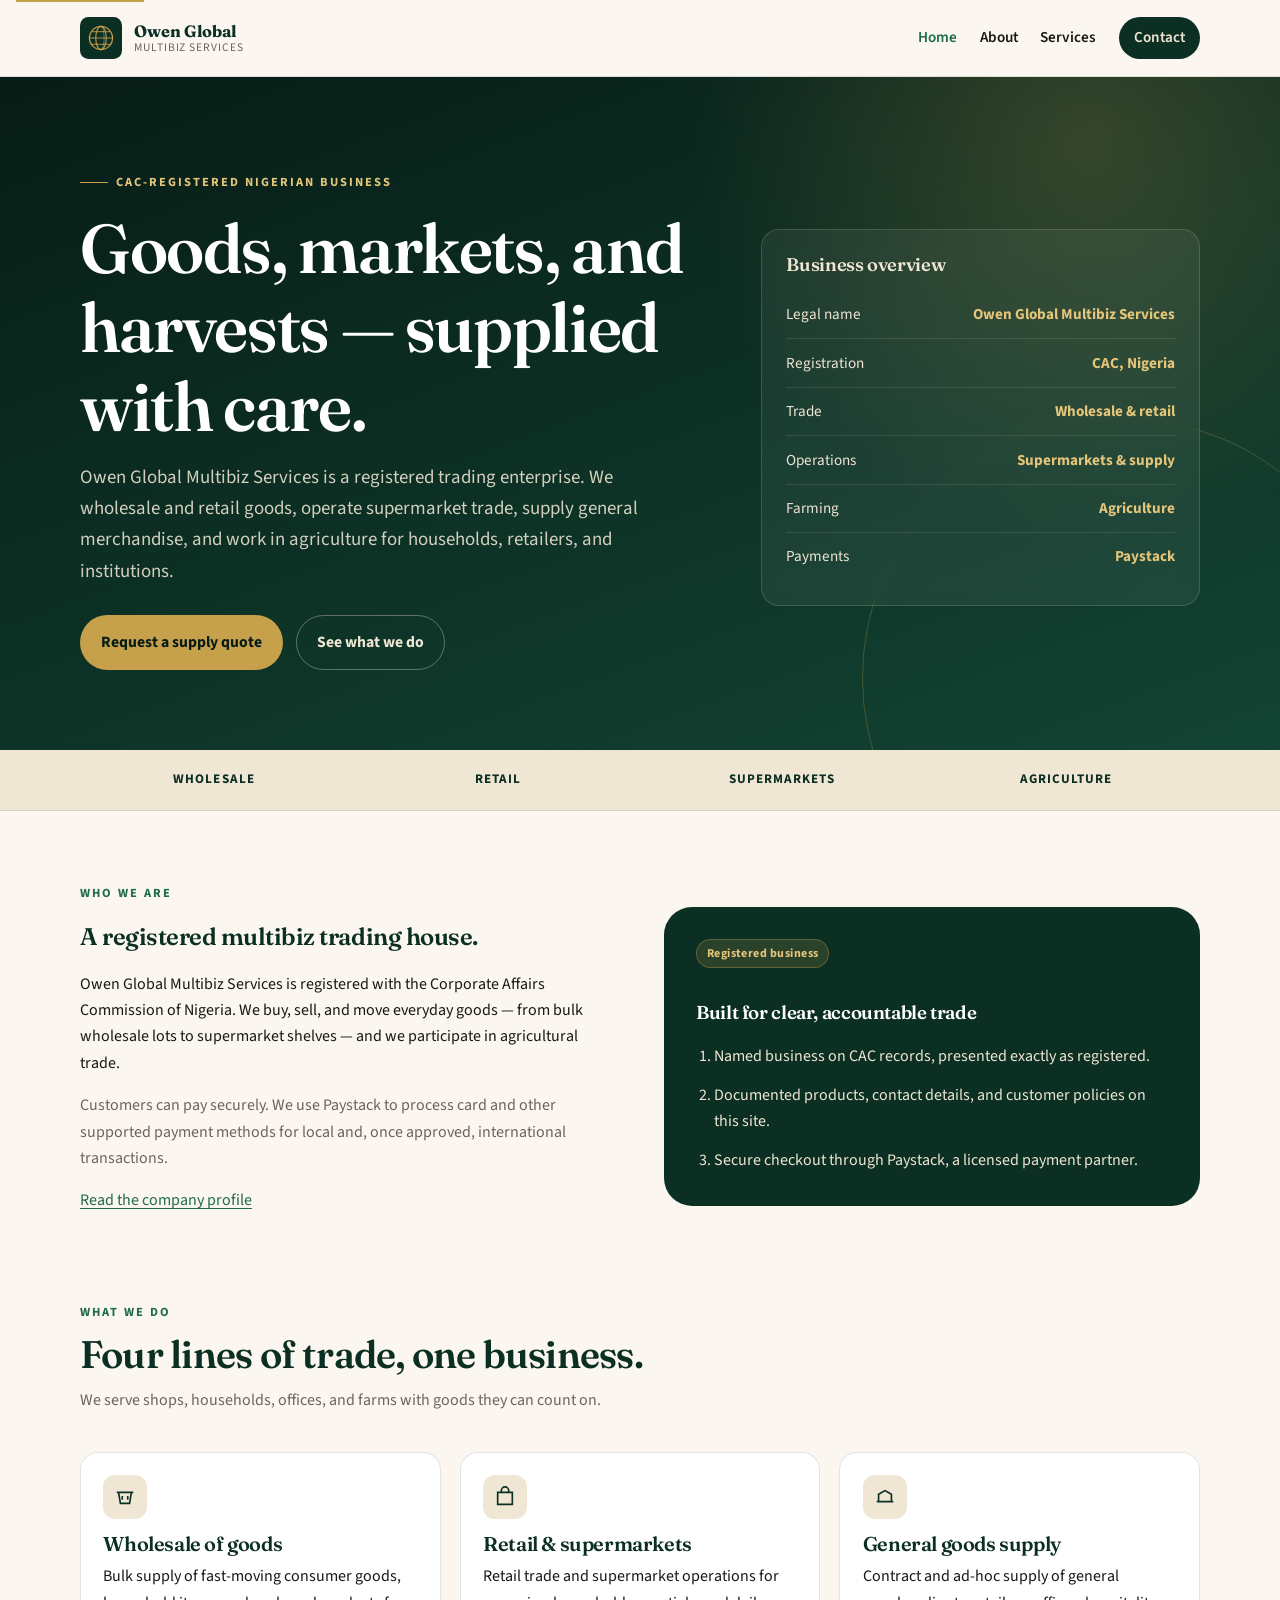
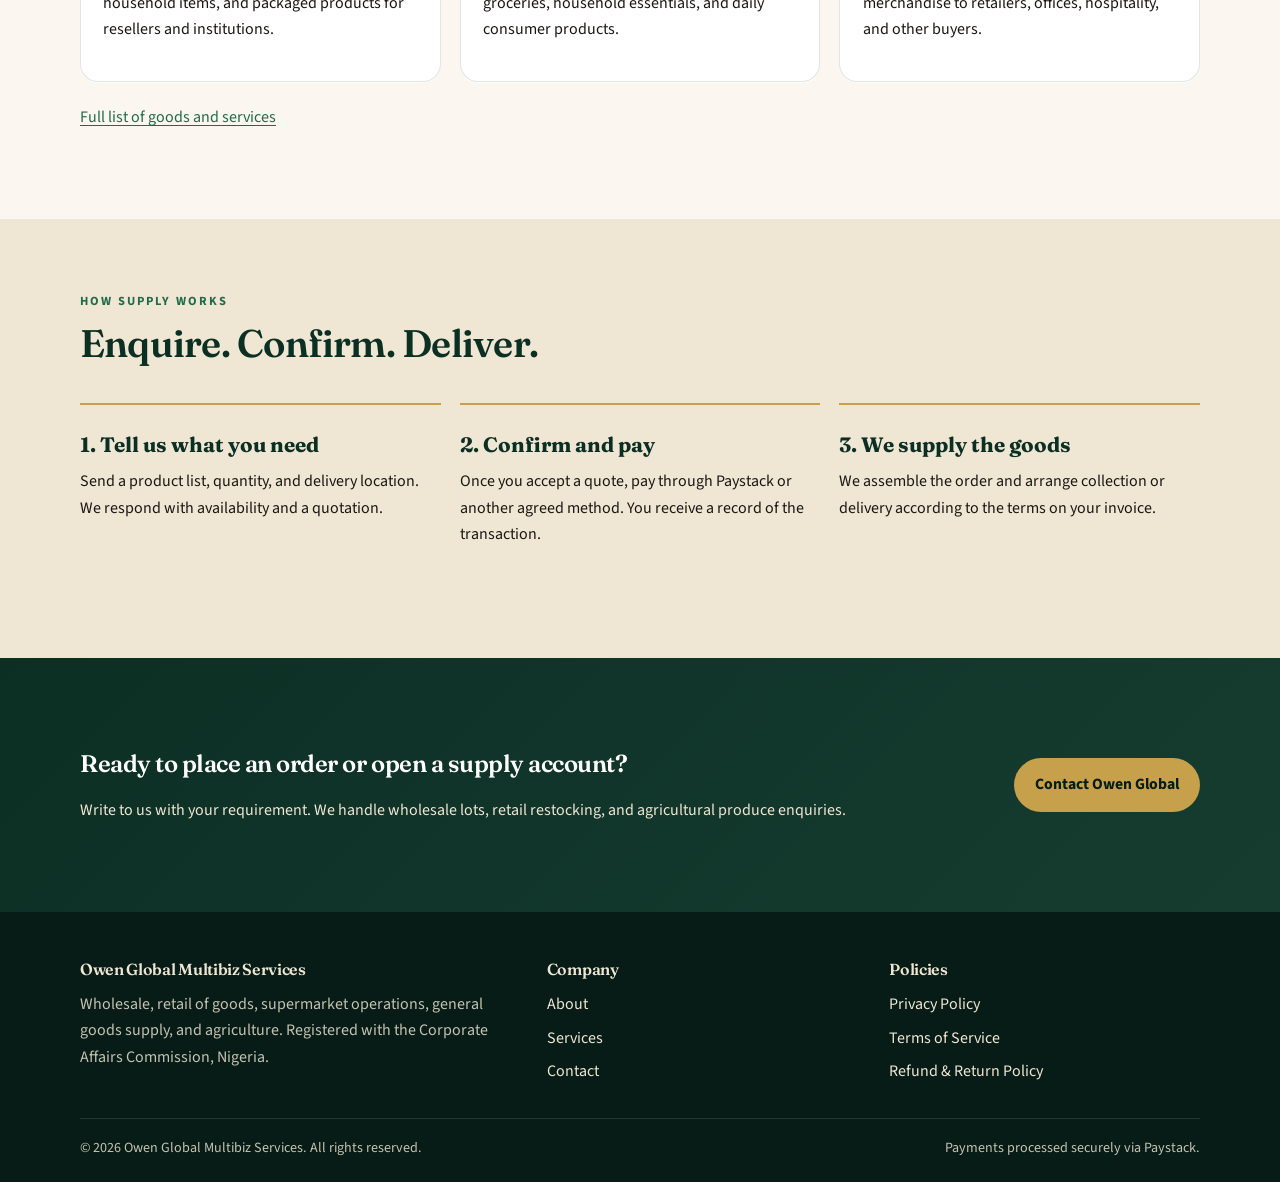
<file: index.html>
<!DOCTYPE html>
<html lang="en">
<head>
  <meta charset="UTF-8">
  <meta name="viewport" content="width=device-width, initial-scale=1">
  <title>Owen Global Multibiz Services | Wholesale, Retail, Supply &amp; Agriculture</title>
  <meta name="description" content="Owen Global Multibiz Services is a CAC-registered Nigerian business engaged in wholesale and retail of goods, supermarket operations, general goods supply, and agriculture.">
  <meta name="theme-color" content="#0C2F24">
  <link rel="icon" href="assets/favicon.svg" type="image/svg+xml">
  <link rel="canonical" href="https://owenglobal.store/">
  <meta property="og:title" content="Owen Global Multibiz Services">
  <meta property="og:description" content="Wholesale, retail, supermarket operations, general goods supply, and agriculture in Nigeria.">
  <meta property="og:type" content="website">
  <meta property="og:url" content="https://owenglobal.store/">
  <link rel="preconnect" href="https://fonts.googleapis.com">
  <link rel="preconnect" href="https://fonts.gstatic.com" crossorigin>
  <link href="https://fonts.googleapis.com/css2?family=Fraunces:opsz,wght@9..144,500;9..144,600;9..144,700&family=Source+Sans+3:wght@400;600;700&display=swap" rel="stylesheet">
  <link rel="stylesheet" href="css/styles.css">
  <script type="application/ld+json">
  {
    "@context": "https://schema.org",
    "@type": "Organization",
    "name": "Owen Global Multibiz Services",
    "url": "https://owenglobal.store/",
    "email": "owenglobalmultibiz@gmail.com",
    "address": {
      "@type": "PostalAddress",
      "addressCountry": "NG"
    },
    "areaServed": "NG",
    "description": "CAC-registered Nigerian business engaged in wholesale and retail of goods, supermarket operations, general goods supply, and agriculture."
  }
  </script>
</head>
<body>
  <a class="skip-link" href="#content">Skip to content</a>
  <header class="site-header">
    <div class="wrap header-inner">
      <a class="brand" href="index.html">
        <img src="assets/logo.svg" alt="">
        <span class="brand-text">
          <strong>Owen Global</strong>
          <span>Multibiz Services</span>
        </span>
      </a>
      <button class="menu-toggle" type="button" aria-expanded="false" aria-controls="site-nav" aria-label="Open menu"><span></span></button>
      <nav class="nav" id="site-nav">
        <a href="index.html" aria-current="page">Home</a>
        <a href="about.html">About</a>
        <a href="services.html">Services</a>
        <a href="contact.html" class="nav-cta">Contact</a>
      </nav>
    </div>
  </header>

  <main id="content">
    <section class="hero">
      <div class="wrap hero-grid">
        <div>
          <p class="eyebrow">CAC-registered Nigerian business</p>
          <h1>Goods, markets, and harvests — supplied with care.</h1>
          <p class="lead">Owen Global Multibiz Services is a registered trading enterprise. We wholesale and retail goods, operate supermarket trade, supply general merchandise, and work in agriculture for households, retailers, and institutions.</p>
          <div class="hero-actions">
            <a class="btn btn-gold" href="contact.html">Request a supply quote</a>
            <a class="btn btn-ghost" href="services.html">See what we do</a>
          </div>
        </div>
        <aside class="hero-card" aria-label="Business overview">
          <h2>Business overview</h2>
          <ul>
            <li>Legal name <span>Owen Global Multibiz Services</span></li>
            <li>Registration <span>CAC, Nigeria</span></li>
            <li>Trade <span>Wholesale &amp; retail</span></li>
            <li>Operations <span>Supermarkets &amp; supply</span></li>
            <li>Farming <span>Agriculture</span></li>
            <li>Payments <span>Paystack</span></li>
          </ul>
        </aside>
      </div>
    </section>

    <div class="trust">
      <div class="wrap trust-row">
        <div class="trust-item">Wholesale</div>
        <div class="trust-item">Retail</div>
        <div class="trust-item">Supermarkets</div>
        <div class="trust-item">Agriculture</div>
      </div>
    </div>

    <section>
      <div class="wrap split">
        <div>
          <p class="section-kicker">Who we are</p>
          <h2>A registered multibiz trading house.</h2>
          <p>Owen Global Multibiz Services is registered with the Corporate Affairs Commission of Nigeria. We buy, sell, and move everyday goods — from bulk wholesale lots to supermarket shelves — and we participate in agricultural trade.</p>
          <p class="muted">Customers can pay securely. We use Paystack to process card and other supported payment methods for local and, once approved, international transactions.</p>
          <p><a href="about.html">Read the company profile</a></p>
        </div>
        <div class="panel">
          <p class="badge">Registered business</p>
          <h3>Built for clear, accountable trade</h3>
          <ol>
            <li>Named business on CAC records, presented exactly as registered.</li>
            <li>Documented products, contact details, and customer policies on this site.</li>
            <li>Secure checkout through Paystack, a licensed payment partner.</li>
          </ol>
        </div>
      </div>
    </section>

    <section style="padding-top: 0;">
      <div class="wrap">
        <div class="section-head">
          <p class="section-kicker">What we do</p>
          <h2>Four lines of trade, one business.</h2>
          <p class="muted">We serve shops, households, offices, and farms with goods they can count on.</p>
        </div>
        <div class="cards">
          <article class="card">
            <div class="icon" aria-hidden="true">
              <svg width="22" height="22" viewBox="0 0 24 24" fill="none" stroke="currentColor" stroke-width="1.8"><path d="M3 7h18M5 7l2 12h10l2-12M9 11v4M15 11v4"/></svg>
            </div>
            <h3>Wholesale of goods</h3>
            <p>Bulk supply of fast-moving consumer goods, household items, and packaged products for resellers and institutions.</p>
          </article>
          <article class="card">
            <div class="icon" aria-hidden="true">
              <svg width="22" height="22" viewBox="0 0 24 24" fill="none" stroke="currentColor" stroke-width="1.8"><path d="M4 7h16v13H4zM8 7V5a4 4 0 0 1 8 0v2"/></svg>
            </div>
            <h3>Retail &amp; supermarkets</h3>
            <p>Retail trade and supermarket operations for groceries, household essentials, and daily consumer products.</p>
          </article>
          <article class="card">
            <div class="icon" aria-hidden="true">
              <svg width="22" height="22" viewBox="0 0 24 24" fill="none" stroke="currentColor" stroke-width="1.8"><path d="M3 17h18M5 17V9l7-4 7 4v8"/></svg>
            </div>
            <h3>General goods supply</h3>
            <p>Contract and ad-hoc supply of general merchandise to retailers, offices, hospitality, and other buyers.</p>
          </article>
        </div>
        <p style="margin-top: 1.4rem;"><a href="services.html">Full list of goods and services</a></p>
      </div>
    </section>

    <section style="background: var(--sand);">
      <div class="wrap">
        <div class="section-head">
          <p class="section-kicker">How supply works</p>
          <h2>Enquire. Confirm. Deliver.</h2>
        </div>
        <div class="steps">
          <div class="step">
            <strong>1. Tell us what you need</strong>
            <p>Send a product list, quantity, and delivery location. We respond with availability and a quotation.</p>
          </div>
          <div class="step">
            <strong>2. Confirm and pay</strong>
            <p>Once you accept a quote, pay through Paystack or another agreed method. You receive a record of the transaction.</p>
          </div>
          <div class="step">
            <strong>3. We supply the goods</strong>
            <p>We assemble the order and arrange collection or delivery according to the terms on your invoice.</p>
          </div>
        </div>
      </div>
    </section>

    <section class="cta-band">
      <div class="wrap cta-inner">
        <div>
          <h2>Ready to place an order or open a supply account?</h2>
          <p>Write to us with your requirement. We handle wholesale lots, retail restocking, and agricultural produce enquiries.</p>
        </div>
        <a class="btn btn-gold" href="contact.html">Contact Owen Global</a>
      </div>
    </section>
  </main>

  <footer class="site-footer">
    <div class="wrap">
      <div class="footer-grid">
        <div>
          <h3>Owen Global Multibiz Services</h3>
          <p>Wholesale, retail of goods, supermarket operations, general goods supply, and agriculture. Registered with the Corporate Affairs Commission, Nigeria.</p>
        </div>
        <div>
          <h3>Company</h3>
          <ul>
            <li><a href="about.html">About</a></li>
            <li><a href="services.html">Services</a></li>
            <li><a href="contact.html">Contact</a></li>
          </ul>
        </div>
        <div>
          <h3>Policies</h3>
          <ul>
            <li><a href="privacy.html">Privacy Policy</a></li>
            <li><a href="terms.html">Terms of Service</a></li>
            <li><a href="refunds.html">Refund &amp; Return Policy</a></li>
          </ul>
        </div>
      </div>
      <div class="copyright">
        <span>&copy; <span id="year">2026</span> Owen Global Multibiz Services. All rights reserved.</span>
        <span>Payments processed securely via Paystack.</span>
      </div>
    </div>
  </footer>
  <script src="js/main.js"></script>
</body>
</html>
</file>
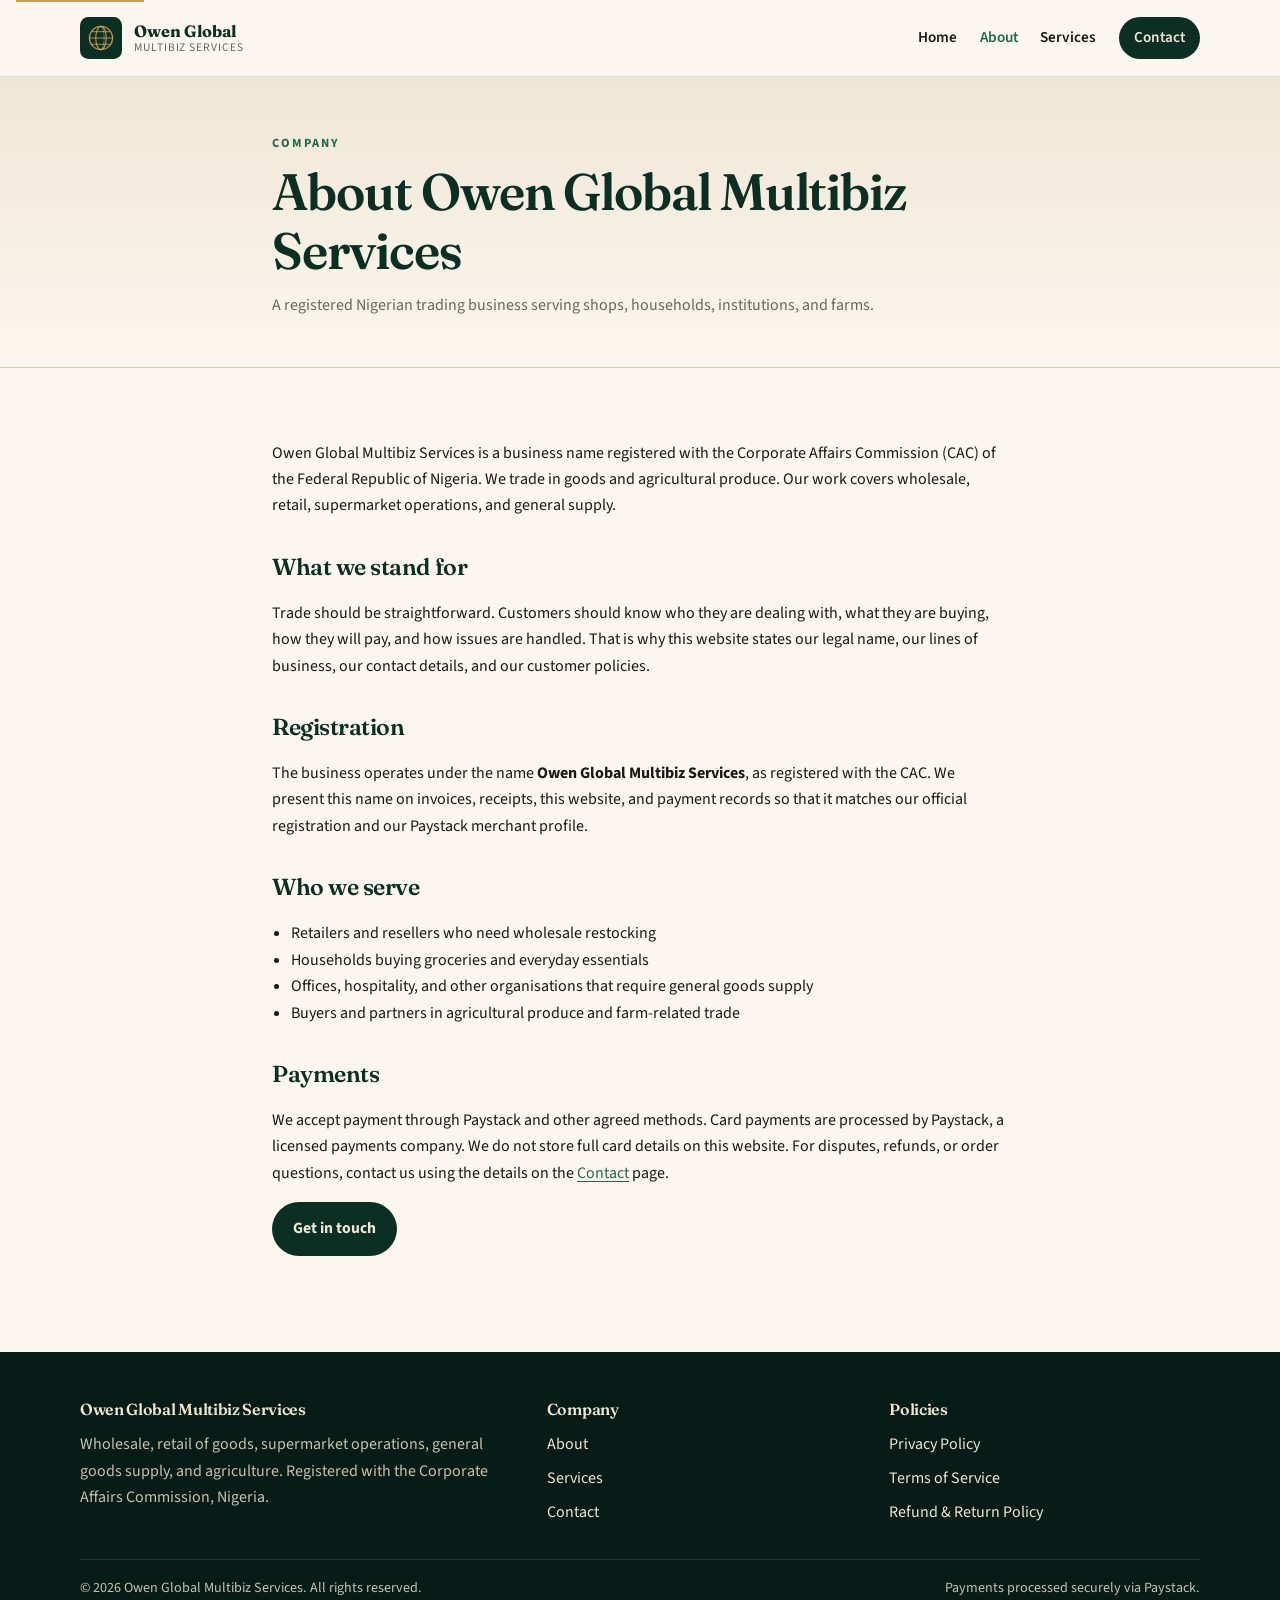
<file: about.html>
<!DOCTYPE html>
<html lang="en">
<head>
  <meta charset="UTF-8">
  <meta name="viewport" content="width=device-width, initial-scale=1">
  <title>About | Owen Global Multibiz Services</title>
  <meta name="description" content="Owen Global Multibiz Services is a CAC-registered Nigerian enterprise in wholesale, retail, supermarket trade, general goods supply, and agriculture.">
  <link rel="icon" href="assets/favicon.svg" type="image/svg+xml">
  <link rel="preconnect" href="https://fonts.googleapis.com">
  <link rel="preconnect" href="https://fonts.gstatic.com" crossorigin>
  <link href="https://fonts.googleapis.com/css2?family=Fraunces:opsz,wght@9..144,500;9..144,600;9..144,700&family=Source+Sans+3:wght@400;600;700&display=swap" rel="stylesheet">
  <link rel="stylesheet" href="css/styles.css">
</head>
<body>
  <a class="skip-link" href="#content">Skip to content</a>
  <header class="site-header">
    <div class="wrap header-inner">
      <a class="brand" href="index.html">
        <img src="assets/logo.svg" alt="">
        <span class="brand-text">
          <strong>Owen Global</strong>
          <span>Multibiz Services</span>
        </span>
      </a>
      <button class="menu-toggle" type="button" aria-expanded="false" aria-controls="site-nav" aria-label="Open menu"><span></span></button>
      <nav class="nav" id="site-nav">
        <a href="index.html">Home</a>
        <a href="about.html" aria-current="page">About</a>
        <a href="services.html">Services</a>
        <a href="contact.html" class="nav-cta">Contact</a>
      </nav>
    </div>
  </header>

  <main id="content">
    <div class="page-hero">
      <div class="wrap prose">
        <p class="section-kicker">Company</p>
        <h1>About Owen Global Multibiz Services</h1>
        <p class="muted">A registered Nigerian trading business serving shops, households, institutions, and farms.</p>
      </div>
    </div>

    <section class="legal">
      <div class="wrap prose">
        <p>Owen Global Multibiz Services is a business name registered with the Corporate Affairs Commission (CAC) of the Federal Republic of Nigeria. We trade in goods and agricultural produce. Our work covers wholesale, retail, supermarket operations, and general supply.</p>
        <h2>What we stand for</h2>
        <p>Trade should be straightforward. Customers should know who they are dealing with, what they are buying, how they will pay, and how issues are handled. That is why this website states our legal name, our lines of business, our contact details, and our customer policies.</p>
        <h2>Registration</h2>
        <p>The business operates under the name <strong>Owen Global Multibiz Services</strong>, as registered with the CAC. We present this name on invoices, receipts, this website, and payment records so that it matches our official registration and our Paystack merchant profile.</p>
        <h2>Who we serve</h2>
        <ul>
          <li>Retailers and resellers who need wholesale restocking</li>
          <li>Households buying groceries and everyday essentials</li>
          <li>Offices, hospitality, and other organisations that require general goods supply</li>
          <li>Buyers and partners in agricultural produce and farm-related trade</li>
        </ul>
        <h2>Payments</h2>
        <p>We accept payment through Paystack and other agreed methods. Card payments are processed by Paystack, a licensed payments company. We do not store full card details on this website. For disputes, refunds, or order questions, contact us using the details on the <a href="contact.html">Contact</a> page.</p>
        <p><a class="btn btn-dark" href="contact.html">Get in touch</a></p>
      </div>
    </section>
  </main>

  <footer class="site-footer">
    <div class="wrap">
      <div class="footer-grid">
        <div>
          <h3>Owen Global Multibiz Services</h3>
          <p>Wholesale, retail of goods, supermarket operations, general goods supply, and agriculture. Registered with the Corporate Affairs Commission, Nigeria.</p>
        </div>
        <div>
          <h3>Company</h3>
          <ul>
            <li><a href="about.html">About</a></li>
            <li><a href="services.html">Services</a></li>
            <li><a href="contact.html">Contact</a></li>
          </ul>
        </div>
        <div>
          <h3>Policies</h3>
          <ul>
            <li><a href="privacy.html">Privacy Policy</a></li>
            <li><a href="terms.html">Terms of Service</a></li>
            <li><a href="refunds.html">Refund &amp; Return Policy</a></li>
          </ul>
        </div>
      </div>
      <div class="copyright">
        <span>&copy; <span id="year">2026</span> Owen Global Multibiz Services. All rights reserved.</span>
        <span>Payments processed securely via Paystack.</span>
      </div>
    </div>
  </footer>
  <script src="js/main.js"></script>
</body>
</html>
</file>
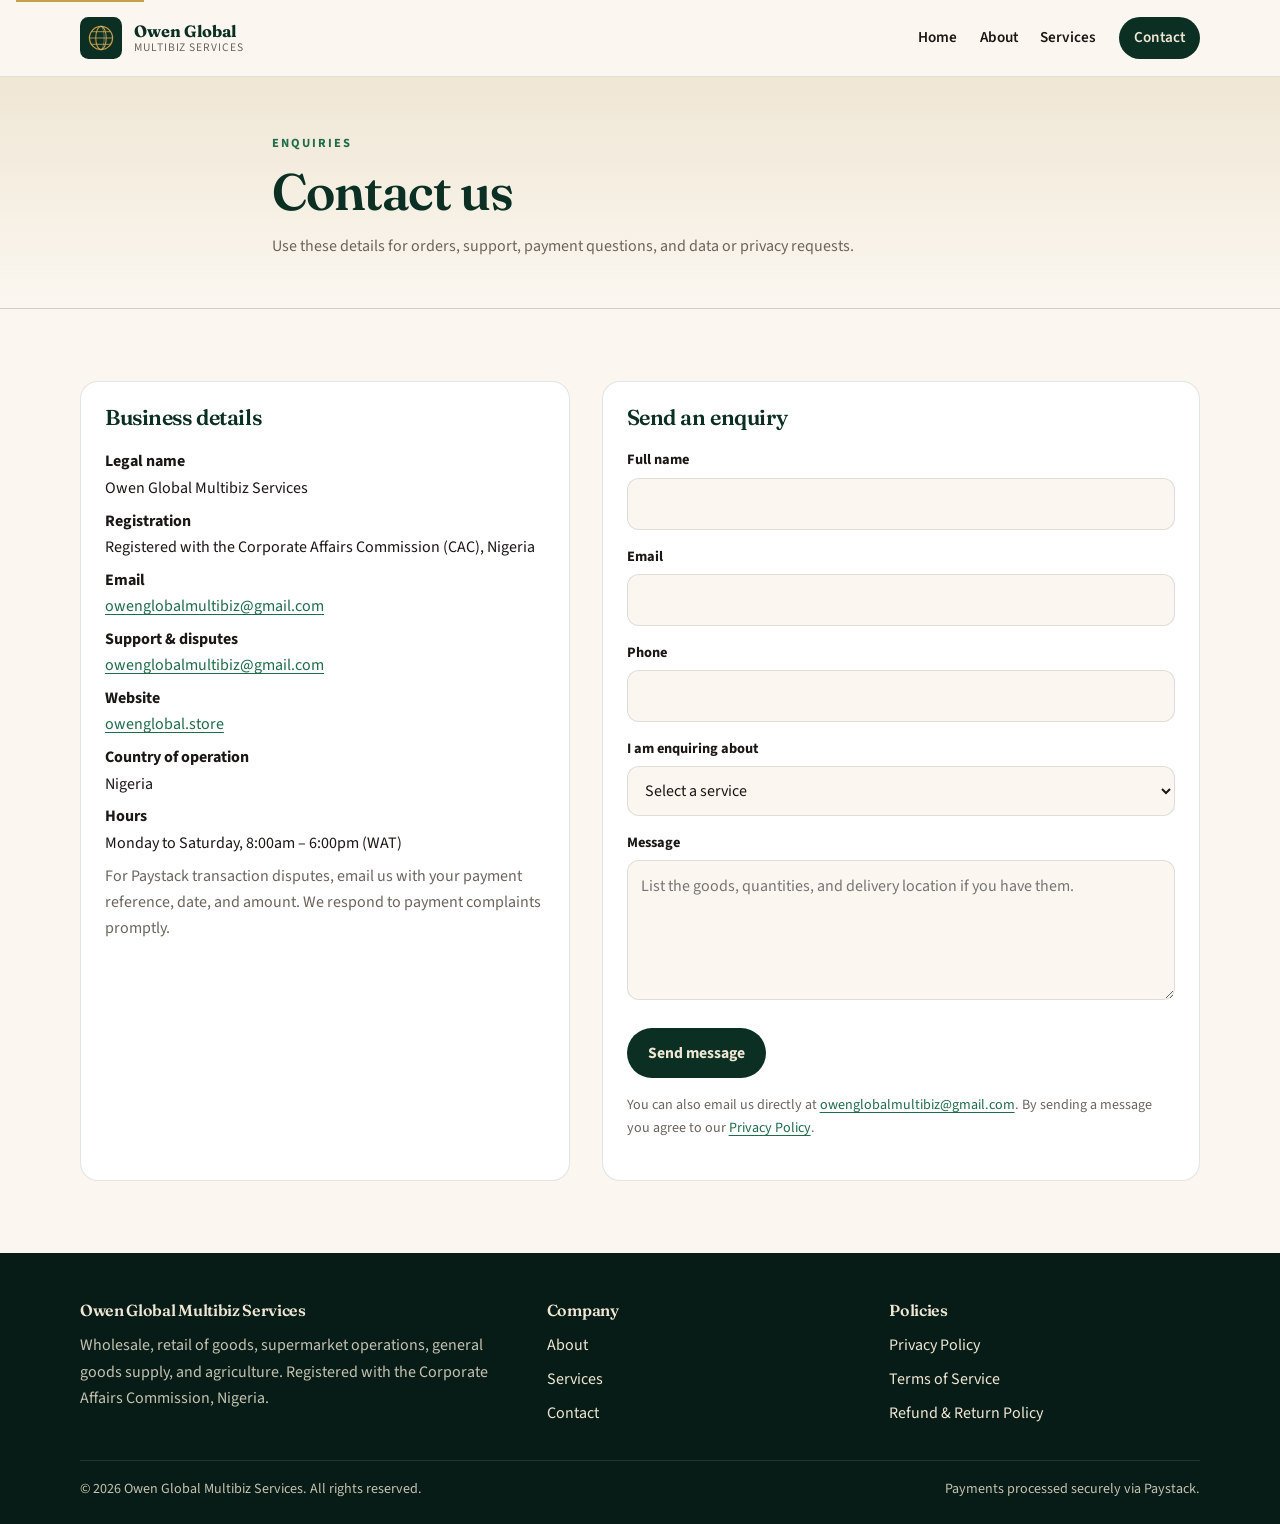
<file: contact.html>
<!DOCTYPE html>
<html lang="en">
<head>
  <meta charset="UTF-8">
  <meta name="viewport" content="width=device-width, initial-scale=1">
  <title>Contact | Owen Global Multibiz Services</title>
  <meta name="description" content="Contact Owen Global Multibiz Services for wholesale, retail, supermarket, supply, and agriculture enquiries.">
  <link rel="icon" href="assets/favicon.svg" type="image/svg+xml">
  <link rel="preconnect" href="https://fonts.googleapis.com">
  <link rel="preconnect" href="https://fonts.gstatic.com" crossorigin>
  <link href="https://fonts.googleapis.com/css2?family=Fraunces:opsz,wght@9..144,500;9..144,600;9..144,700&family=Source+Sans+3:wght@400;600;700&display=swap" rel="stylesheet">
  <link rel="stylesheet" href="css/styles.css">
</head>
<body>
  <a class="skip-link" href="#content">Skip to content</a>
  <header class="site-header">
    <div class="wrap header-inner">
      <a class="brand" href="index.html">
        <img src="assets/logo.svg" alt="">
        <span class="brand-text">
          <strong>Owen Global</strong>
          <span>Multibiz Services</span>
        </span>
      </a>
      <button class="menu-toggle" type="button" aria-expanded="false" aria-controls="site-nav" aria-label="Open menu"><span></span></button>
      <nav class="nav" id="site-nav">
        <a href="index.html">Home</a>
        <a href="about.html">About</a>
        <a href="services.html">Services</a>
        <a href="contact.html" class="nav-cta" aria-current="page">Contact</a>
      </nav>
    </div>
  </header>

  <main id="content">
    <div class="page-hero">
      <div class="wrap prose">
        <p class="section-kicker">Enquiries</p>
        <h1>Contact us</h1>
        <p class="muted">Use these details for orders, support, payment questions, and data or privacy requests.</p>
      </div>
    </div>

    <section>
      <div class="wrap contact-grid">
        <div class="contact-card">
          <h2>Business details</h2>
          <p><strong>Legal name</strong><br>Owen Global Multibiz Services</p>
          <p><strong>Registration</strong><br>Registered with the Corporate Affairs Commission (CAC), Nigeria</p>
          <p><strong>Email</strong><br><a href="mailto:owenglobalmultibiz@gmail.com">owenglobalmultibiz@gmail.com</a></p>
          <p><strong>Support &amp; disputes</strong><br><a href="mailto:owenglobalmultibiz@gmail.com">owenglobalmultibiz@gmail.com</a></p>
          <p><strong>Website</strong><br><a href="https://owenglobal.store">owenglobal.store</a></p>
          <p><strong>Country of operation</strong><br>Nigeria</p>
          <p><strong>Hours</strong><br>Monday to Saturday, 8:00am – 6:00pm (WAT)</p>
          <p class="muted">For Paystack transaction disputes, email us with your payment reference, date, and amount. We respond to payment complaints promptly.</p>
        </div>

        <form action="https://formsubmit.co/owenglobalmultibiz@gmail.com" method="POST">
          <h2>Send an enquiry</h2>
          <input type="hidden" name="_subject" value="Owen Global website enquiry">
          <input type="hidden" name="_captcha" value="false">
          <input type="hidden" name="_template" value="table">
          <input type="hidden" name="_next" value="https://owenglobal.store/thank-you.html">
          <input type="text" name="_honey" style="display:none">

          <label for="name">Full name</label>
          <input id="name" name="name" type="text" required autocomplete="name">

          <label for="email">Email</label>
          <input id="email" name="email" type="email" required autocomplete="email">

          <label for="phone">Phone</label>
          <input id="phone" name="phone" type="tel" autocomplete="tel">

          <label for="interest">I am enquiring about</label>
          <select id="interest" name="interest" required>
            <option value="">Select a service</option>
            <option>Wholesale of goods</option>
            <option>Retail / supermarket</option>
            <option>General goods supply</option>
            <option>Agriculture</option>
            <option>Payments or an existing order</option>
            <option>Something else</option>
          </select>

          <label for="message">Message</label>
          <textarea id="message" name="message" required placeholder="List the goods, quantities, and delivery location if you have them."></textarea>

          <p style="margin-top: 1.2rem;">
            <button class="btn btn-dark" type="submit">Send message</button>
          </p>
          <p class="form-note">You can also email us directly at <a href="mailto:owenglobalmultibiz@gmail.com">owenglobalmultibiz@gmail.com</a>. By sending a message you agree to our <a href="privacy.html">Privacy Policy</a>.</p>
        </form>
      </div>
    </section>
  </main>

  <footer class="site-footer">
    <div class="wrap">
      <div class="footer-grid">
        <div>
          <h3>Owen Global Multibiz Services</h3>
          <p>Wholesale, retail of goods, supermarket operations, general goods supply, and agriculture. Registered with the Corporate Affairs Commission, Nigeria.</p>
        </div>
        <div>
          <h3>Company</h3>
          <ul>
            <li><a href="about.html">About</a></li>
            <li><a href="services.html">Services</a></li>
            <li><a href="contact.html">Contact</a></li>
          </ul>
        </div>
        <div>
          <h3>Policies</h3>
          <ul>
            <li><a href="privacy.html">Privacy Policy</a></li>
            <li><a href="terms.html">Terms of Service</a></li>
            <li><a href="refunds.html">Refund &amp; Return Policy</a></li>
          </ul>
        </div>
      </div>
      <div class="copyright">
        <span>&copy; <span id="year">2026</span> Owen Global Multibiz Services. All rights reserved.</span>
        <span>Payments processed securely via Paystack.</span>
      </div>
    </div>
  </footer>
  <script src="js/main.js"></script>
</body>
</html>
</file>
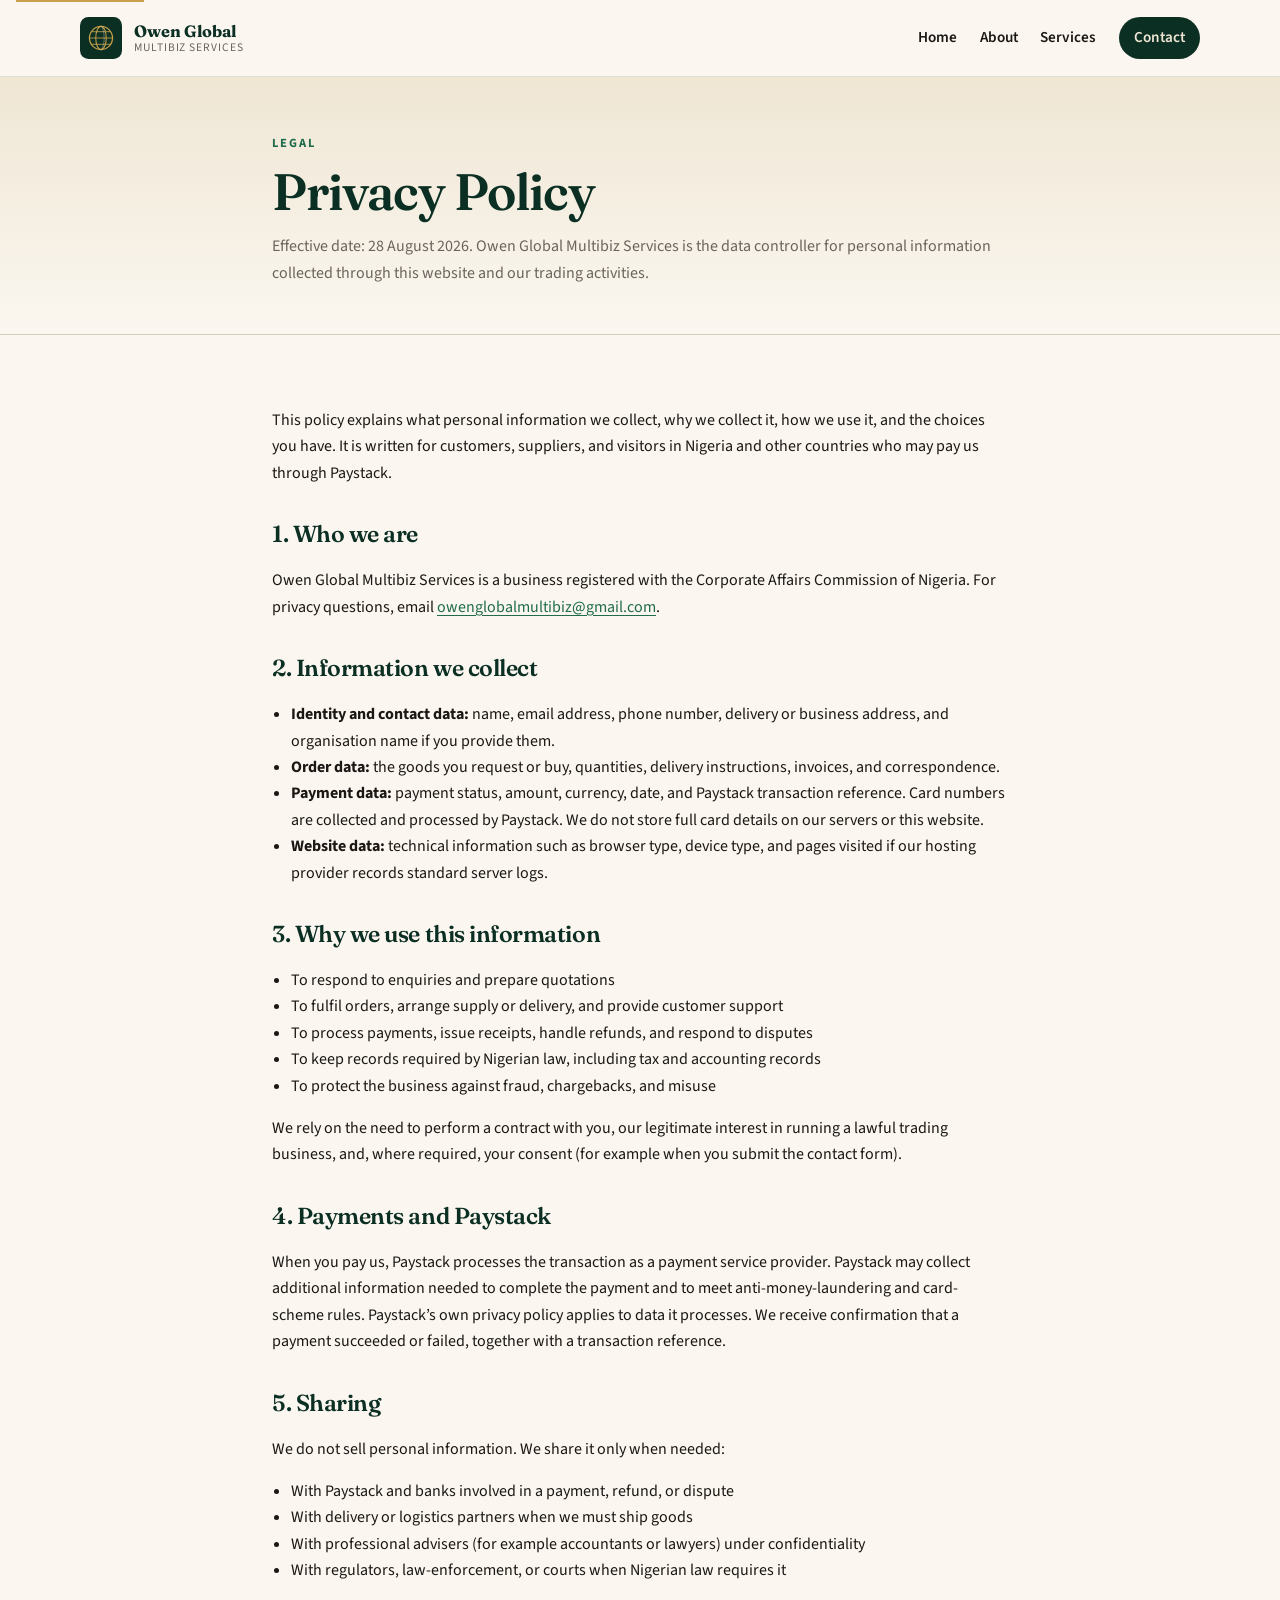
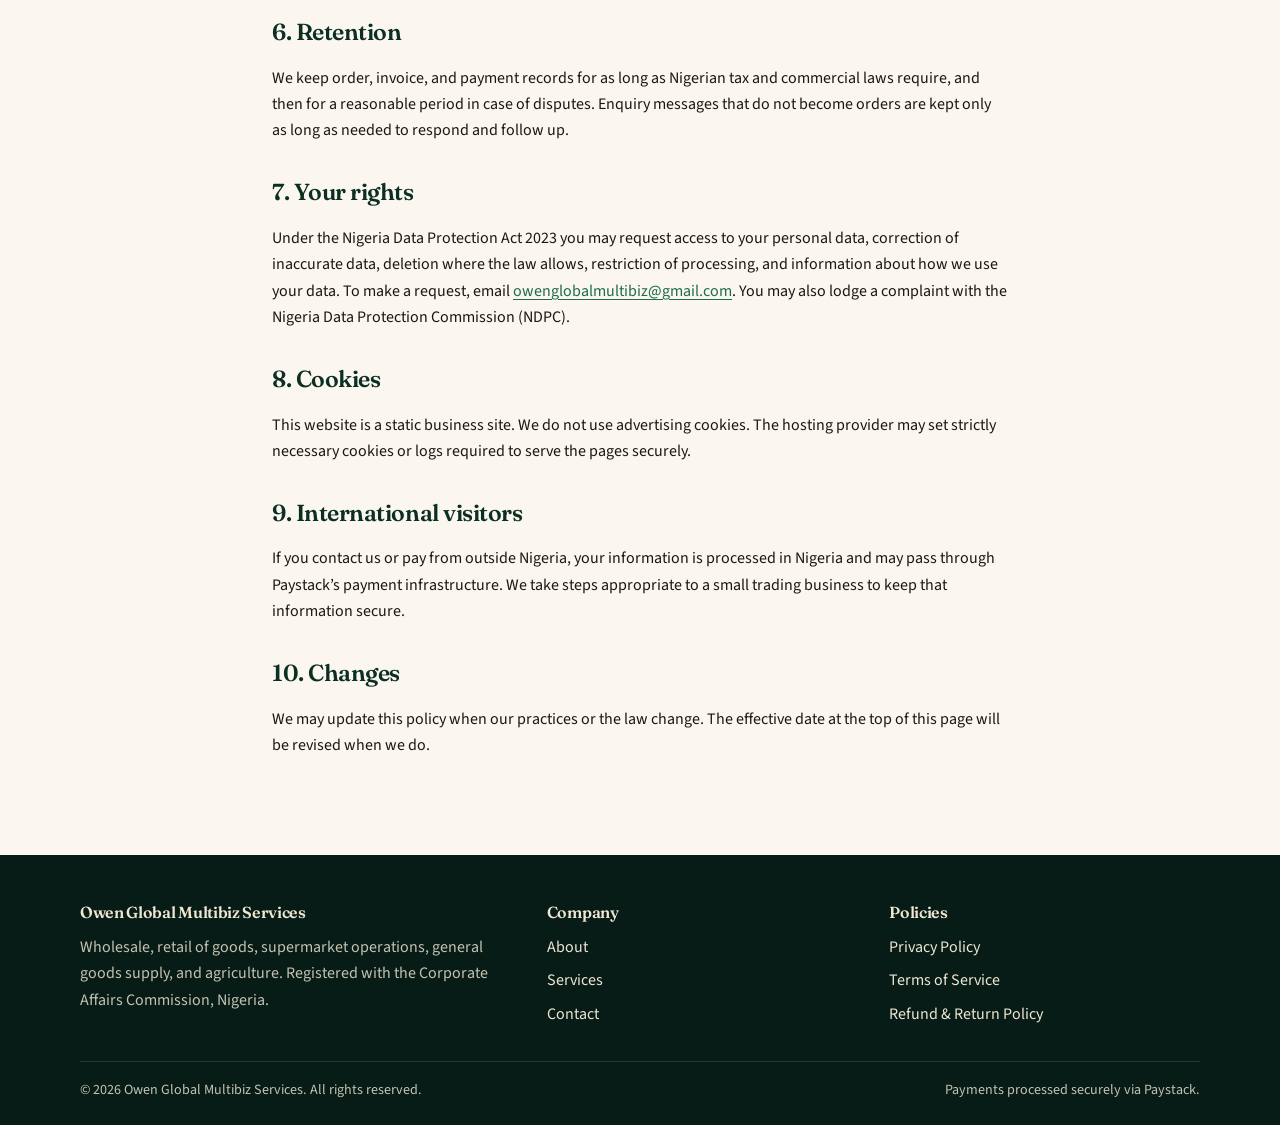
<file: privacy.html>
<!DOCTYPE html>
<html lang="en">
<head>
  <meta charset="UTF-8">
  <meta name="viewport" content="width=device-width, initial-scale=1">
  <title>Privacy Policy | Owen Global Multibiz Services</title>
  <meta name="description" content="Privacy Policy for Owen Global Multibiz Services, including how we collect, use, and protect personal information.">
  <link rel="icon" href="assets/favicon.svg" type="image/svg+xml">
  <link rel="preconnect" href="https://fonts.googleapis.com">
  <link rel="preconnect" href="https://fonts.gstatic.com" crossorigin>
  <link href="https://fonts.googleapis.com/css2?family=Fraunces:opsz,wght@9..144,500;9..144,600;9..144,700&family=Source+Sans+3:wght@400;600;700&display=swap" rel="stylesheet">
  <link rel="stylesheet" href="css/styles.css">
</head>
<body>
  <a class="skip-link" href="#content">Skip to content</a>
  <header class="site-header">
    <div class="wrap header-inner">
      <a class="brand" href="index.html">
        <img src="assets/logo.svg" alt="">
        <span class="brand-text">
          <strong>Owen Global</strong>
          <span>Multibiz Services</span>
        </span>
      </a>
      <button class="menu-toggle" type="button" aria-expanded="false" aria-controls="site-nav" aria-label="Open menu"><span></span></button>
      <nav class="nav" id="site-nav">
        <a href="index.html">Home</a>
        <a href="about.html">About</a>
        <a href="services.html">Services</a>
        <a href="contact.html" class="nav-cta">Contact</a>
      </nav>
    </div>
  </header>

  <main id="content">
    <div class="page-hero">
      <div class="wrap prose">
        <p class="section-kicker">Legal</p>
        <h1>Privacy Policy</h1>
        <p class="muted">Effective date: 28 August 2026. Owen Global Multibiz Services is the data controller for personal information collected through this website and our trading activities.</p>
      </div>
    </div>

    <section class="legal">
      <div class="wrap prose">
        <p>This policy explains what personal information we collect, why we collect it, how we use it, and the choices you have. It is written for customers, suppliers, and visitors in Nigeria and other countries who may pay us through Paystack.</p>

        <h2>1. Who we are</h2>
        <p>Owen Global Multibiz Services is a business registered with the Corporate Affairs Commission of Nigeria. For privacy questions, email <a href="mailto:owenglobalmultibiz@gmail.com">owenglobalmultibiz@gmail.com</a>.</p>

        <h2>2. Information we collect</h2>
        <ul>
          <li><strong>Identity and contact data:</strong> name, email address, phone number, delivery or business address, and organisation name if you provide them.</li>
          <li><strong>Order data:</strong> the goods you request or buy, quantities, delivery instructions, invoices, and correspondence.</li>
          <li><strong>Payment data:</strong> payment status, amount, currency, date, and Paystack transaction reference. Card numbers are collected and processed by Paystack. We do not store full card details on our servers or this website.</li>
          <li><strong>Website data:</strong> technical information such as browser type, device type, and pages visited if our hosting provider records standard server logs.</li>
        </ul>

        <h2>3. Why we use this information</h2>
        <ul>
          <li>To respond to enquiries and prepare quotations</li>
          <li>To fulfil orders, arrange supply or delivery, and provide customer support</li>
          <li>To process payments, issue receipts, handle refunds, and respond to disputes</li>
          <li>To keep records required by Nigerian law, including tax and accounting records</li>
          <li>To protect the business against fraud, chargebacks, and misuse</li>
        </ul>
        <p>We rely on the need to perform a contract with you, our legitimate interest in running a lawful trading business, and, where required, your consent (for example when you submit the contact form).</p>

        <h2>4. Payments and Paystack</h2>
        <p>When you pay us, Paystack processes the transaction as a payment service provider. Paystack may collect additional information needed to complete the payment and to meet anti-money-laundering and card-scheme rules. Paystack’s own privacy policy applies to data it processes. We receive confirmation that a payment succeeded or failed, together with a transaction reference.</p>

        <h2>5. Sharing</h2>
        <p>We do not sell personal information. We share it only when needed:</p>
        <ul>
          <li>With Paystack and banks involved in a payment, refund, or dispute</li>
          <li>With delivery or logistics partners when we must ship goods</li>
          <li>With professional advisers (for example accountants or lawyers) under confidentiality</li>
          <li>With regulators, law-enforcement, or courts when Nigerian law requires it</li>
        </ul>

        <h2>6. Retention</h2>
        <p>We keep order, invoice, and payment records for as long as Nigerian tax and commercial laws require, and then for a reasonable period in case of disputes. Enquiry messages that do not become orders are kept only as long as needed to respond and follow up.</p>

        <h2>7. Your rights</h2>
        <p>Under the Nigeria Data Protection Act 2023 you may request access to your personal data, correction of inaccurate data, deletion where the law allows, restriction of processing, and information about how we use your data. To make a request, email <a href="mailto:owenglobalmultibiz@gmail.com">owenglobalmultibiz@gmail.com</a>. You may also lodge a complaint with the Nigeria Data Protection Commission (NDPC).</p>

        <h2>8. Cookies</h2>
        <p>This website is a static business site. We do not use advertising cookies. The hosting provider may set strictly necessary cookies or logs required to serve the pages securely.</p>

        <h2>9. International visitors</h2>
        <p>If you contact us or pay from outside Nigeria, your information is processed in Nigeria and may pass through Paystack’s payment infrastructure. We take steps appropriate to a small trading business to keep that information secure.</p>

        <h2>10. Changes</h2>
        <p>We may update this policy when our practices or the law change. The effective date at the top of this page will be revised when we do.</p>
      </div>
    </section>
  </main>

  <footer class="site-footer">
    <div class="wrap">
      <div class="footer-grid">
        <div>
          <h3>Owen Global Multibiz Services</h3>
          <p>Wholesale, retail of goods, supermarket operations, general goods supply, and agriculture. Registered with the Corporate Affairs Commission, Nigeria.</p>
        </div>
        <div>
          <h3>Company</h3>
          <ul>
            <li><a href="about.html">About</a></li>
            <li><a href="services.html">Services</a></li>
            <li><a href="contact.html">Contact</a></li>
          </ul>
        </div>
        <div>
          <h3>Policies</h3>
          <ul>
            <li><a href="privacy.html">Privacy Policy</a></li>
            <li><a href="terms.html">Terms of Service</a></li>
            <li><a href="refunds.html">Refund &amp; Return Policy</a></li>
          </ul>
        </div>
      </div>
      <div class="copyright">
        <span>&copy; <span id="year">2026</span> Owen Global Multibiz Services. All rights reserved.</span>
        <span>Payments processed securely via Paystack.</span>
      </div>
    </div>
  </footer>
  <script src="js/main.js"></script>
</body>
</html>
</file>
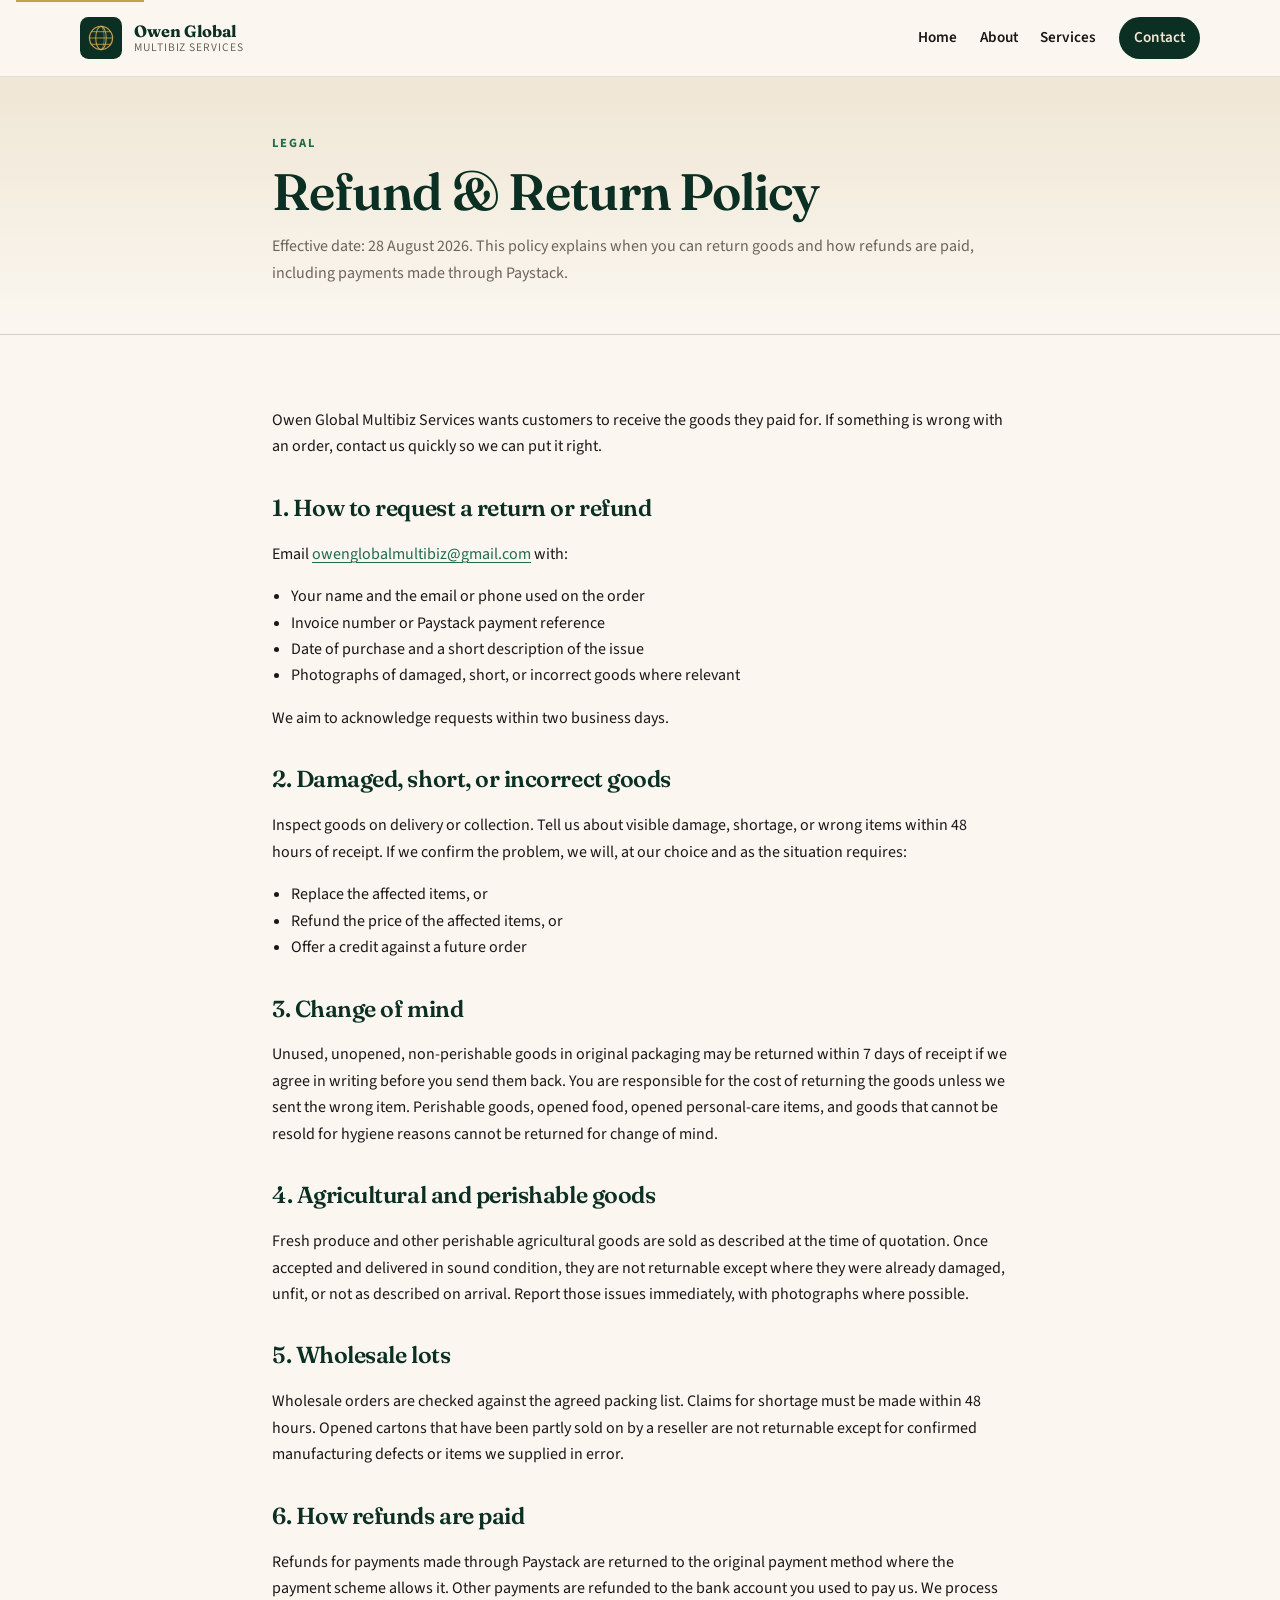
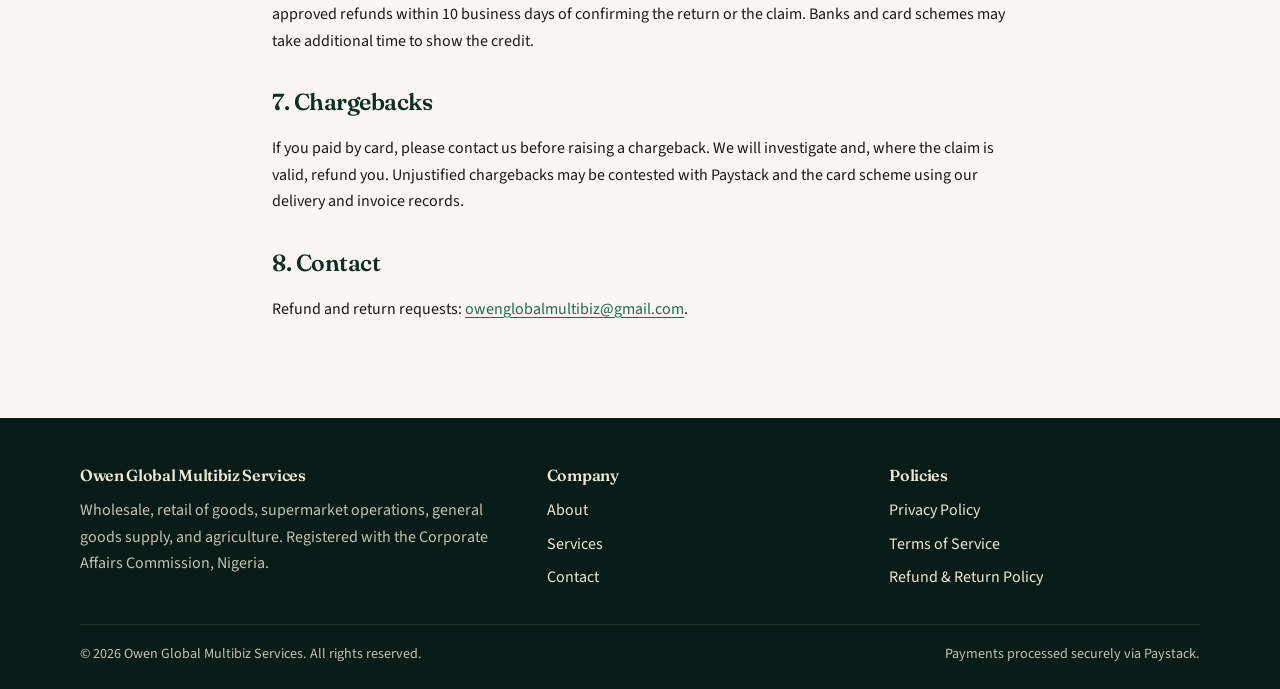
<file: refunds.html>
<!DOCTYPE html>
<html lang="en">
<head>
  <meta charset="UTF-8">
  <meta name="viewport" content="width=device-width, initial-scale=1">
  <title>Refund &amp; Return Policy | Owen Global Multibiz Services</title>
  <meta name="description" content="Refund and return policy for goods supplied by Owen Global Multibiz Services.">
  <link rel="icon" href="assets/favicon.svg" type="image/svg+xml">
  <link rel="preconnect" href="https://fonts.googleapis.com">
  <link rel="preconnect" href="https://fonts.gstatic.com" crossorigin>
  <link href="https://fonts.googleapis.com/css2?family=Fraunces:opsz,wght@9..144,500;9..144,600;9..144,700&family=Source+Sans+3:wght@400;600;700&display=swap" rel="stylesheet">
  <link rel="stylesheet" href="css/styles.css">
</head>
<body>
  <a class="skip-link" href="#content">Skip to content</a>
  <header class="site-header">
    <div class="wrap header-inner">
      <a class="brand" href="index.html">
        <img src="assets/logo.svg" alt="">
        <span class="brand-text">
          <strong>Owen Global</strong>
          <span>Multibiz Services</span>
        </span>
      </a>
      <button class="menu-toggle" type="button" aria-expanded="false" aria-controls="site-nav" aria-label="Open menu"><span></span></button>
      <nav class="nav" id="site-nav">
        <a href="index.html">Home</a>
        <a href="about.html">About</a>
        <a href="services.html">Services</a>
        <a href="contact.html" class="nav-cta">Contact</a>
      </nav>
    </div>
  </header>

  <main id="content">
    <div class="page-hero">
      <div class="wrap prose">
        <p class="section-kicker">Legal</p>
        <h1>Refund &amp; Return Policy</h1>
        <p class="muted">Effective date: 28 August 2026. This policy explains when you can return goods and how refunds are paid, including payments made through Paystack.</p>
      </div>
    </div>

    <section class="legal">
      <div class="wrap prose">
        <p>Owen Global Multibiz Services wants customers to receive the goods they paid for. If something is wrong with an order, contact us quickly so we can put it right.</p>

        <h2>1. How to request a return or refund</h2>
        <p>Email <a href="mailto:owenglobalmultibiz@gmail.com">owenglobalmultibiz@gmail.com</a> with:</p>
        <ul>
          <li>Your name and the email or phone used on the order</li>
          <li>Invoice number or Paystack payment reference</li>
          <li>Date of purchase and a short description of the issue</li>
          <li>Photographs of damaged, short, or incorrect goods where relevant</li>
        </ul>
        <p>We aim to acknowledge requests within two business days.</p>

        <h2>2. Damaged, short, or incorrect goods</h2>
        <p>Inspect goods on delivery or collection. Tell us about visible damage, shortage, or wrong items within 48 hours of receipt. If we confirm the problem, we will, at our choice and as the situation requires:</p>
        <ul>
          <li>Replace the affected items, or</li>
          <li>Refund the price of the affected items, or</li>
          <li>Offer a credit against a future order</li>
        </ul>

        <h2>3. Change of mind</h2>
        <p>Unused, unopened, non-perishable goods in original packaging may be returned within 7 days of receipt if we agree in writing before you send them back. You are responsible for the cost of returning the goods unless we sent the wrong item. Perishable goods, opened food, opened personal-care items, and goods that cannot be resold for hygiene reasons cannot be returned for change of mind.</p>

        <h2>4. Agricultural and perishable goods</h2>
        <p>Fresh produce and other perishable agricultural goods are sold as described at the time of quotation. Once accepted and delivered in sound condition, they are not returnable except where they were already damaged, unfit, or not as described on arrival. Report those issues immediately, with photographs where possible.</p>

        <h2>5. Wholesale lots</h2>
        <p>Wholesale orders are checked against the agreed packing list. Claims for shortage must be made within 48 hours. Opened cartons that have been partly sold on by a reseller are not returnable except for confirmed manufacturing defects or items we supplied in error.</p>

        <h2>6. How refunds are paid</h2>
        <p>Refunds for payments made through Paystack are returned to the original payment method where the payment scheme allows it. Other payments are refunded to the bank account you used to pay us. We process approved refunds within 10 business days of confirming the return or the claim. Banks and card schemes may take additional time to show the credit.</p>

        <h2>7. Chargebacks</h2>
        <p>If you paid by card, please contact us before raising a chargeback. We will investigate and, where the claim is valid, refund you. Unjustified chargebacks may be contested with Paystack and the card scheme using our delivery and invoice records.</p>

        <h2>8. Contact</h2>
        <p>Refund and return requests: <a href="mailto:owenglobalmultibiz@gmail.com">owenglobalmultibiz@gmail.com</a>.</p>
      </div>
    </section>
  </main>

  <footer class="site-footer">
    <div class="wrap">
      <div class="footer-grid">
        <div>
          <h3>Owen Global Multibiz Services</h3>
          <p>Wholesale, retail of goods, supermarket operations, general goods supply, and agriculture. Registered with the Corporate Affairs Commission, Nigeria.</p>
        </div>
        <div>
          <h3>Company</h3>
          <ul>
            <li><a href="about.html">About</a></li>
            <li><a href="services.html">Services</a></li>
            <li><a href="contact.html">Contact</a></li>
          </ul>
        </div>
        <div>
          <h3>Policies</h3>
          <ul>
            <li><a href="privacy.html">Privacy Policy</a></li>
            <li><a href="terms.html">Terms of Service</a></li>
            <li><a href="refunds.html">Refund &amp; Return Policy</a></li>
          </ul>
        </div>
      </div>
      <div class="copyright">
        <span>&copy; <span id="year">2026</span> Owen Global Multibiz Services. All rights reserved.</span>
        <span>Payments processed securely via Paystack.</span>
      </div>
    </div>
  </footer>
  <script src="js/main.js"></script>
</body>
</html>
</file>
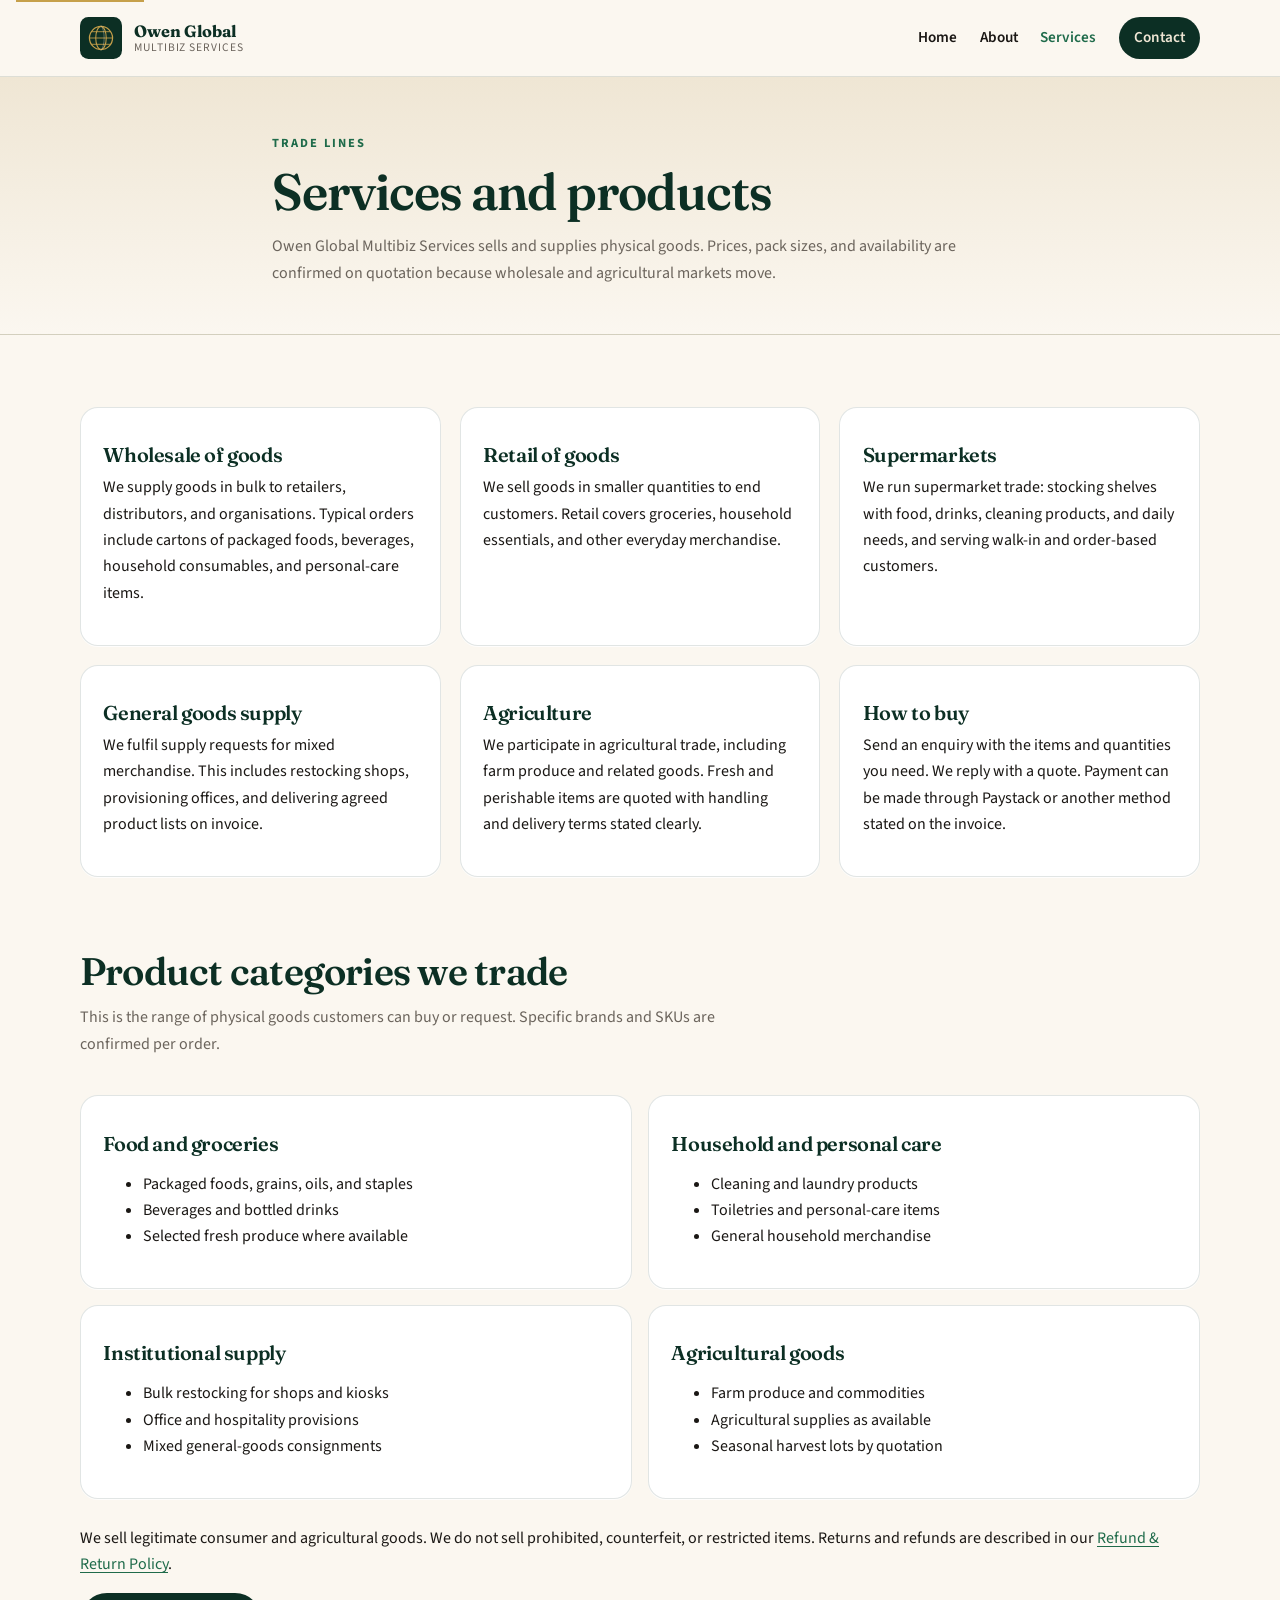
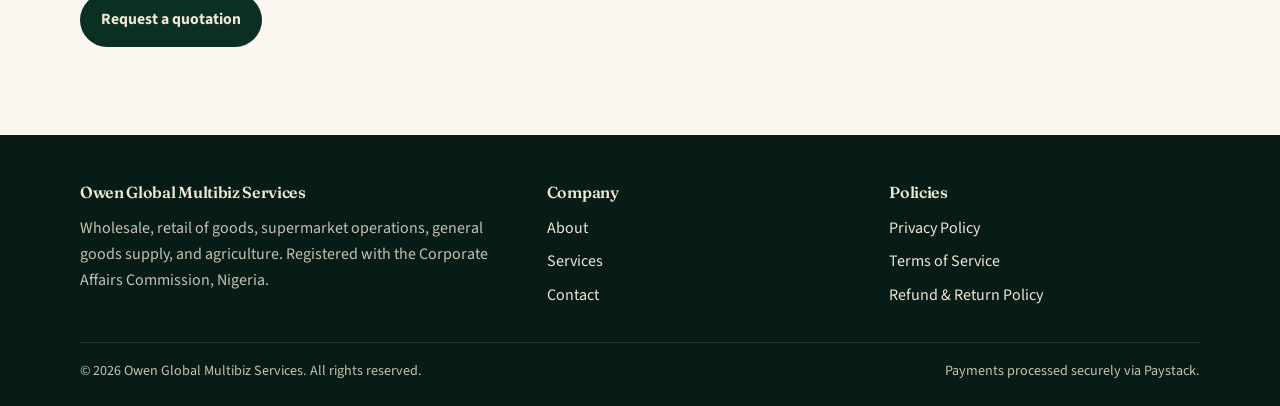
<file: services.html>
<!DOCTYPE html>
<html lang="en">
<head>
  <meta charset="UTF-8">
  <meta name="viewport" content="width=device-width, initial-scale=1">
  <title>Services &amp; Products | Owen Global Multibiz Services</title>
  <meta name="description" content="Wholesale and retail of goods, supermarket operations, general goods supply, and agriculture from Owen Global Multibiz Services.">
  <link rel="icon" href="assets/favicon.svg" type="image/svg+xml">
  <link rel="preconnect" href="https://fonts.googleapis.com">
  <link rel="preconnect" href="https://fonts.gstatic.com" crossorigin>
  <link href="https://fonts.googleapis.com/css2?family=Fraunces:opsz,wght@9..144,500;9..144,600;9..144,700&family=Source+Sans+3:wght@400;600;700&display=swap" rel="stylesheet">
  <link rel="stylesheet" href="css/styles.css">
</head>
<body>
  <a class="skip-link" href="#content">Skip to content</a>
  <header class="site-header">
    <div class="wrap header-inner">
      <a class="brand" href="index.html">
        <img src="assets/logo.svg" alt="">
        <span class="brand-text">
          <strong>Owen Global</strong>
          <span>Multibiz Services</span>
        </span>
      </a>
      <button class="menu-toggle" type="button" aria-expanded="false" aria-controls="site-nav" aria-label="Open menu"><span></span></button>
      <nav class="nav" id="site-nav">
        <a href="index.html">Home</a>
        <a href="about.html">About</a>
        <a href="services.html" aria-current="page">Services</a>
        <a href="contact.html" class="nav-cta">Contact</a>
      </nav>
    </div>
  </header>

  <main id="content">
    <div class="page-hero">
      <div class="wrap prose">
        <p class="section-kicker">Trade lines</p>
        <h1>Services and products</h1>
        <p class="muted">Owen Global Multibiz Services sells and supplies physical goods. Prices, pack sizes, and availability are confirmed on quotation because wholesale and agricultural markets move.</p>
      </div>
    </div>

    <section>
      <div class="wrap">
        <div class="cards">
          <article class="card">
            <h3>Wholesale of goods</h3>
            <p>We supply goods in bulk to retailers, distributors, and organisations. Typical orders include cartons of packaged foods, beverages, household consumables, and personal-care items.</p>
          </article>
          <article class="card">
            <h3>Retail of goods</h3>
            <p>We sell goods in smaller quantities to end customers. Retail covers groceries, household essentials, and other everyday merchandise.</p>
          </article>
          <article class="card">
            <h3>Supermarkets</h3>
            <p>We run supermarket trade: stocking shelves with food, drinks, cleaning products, and daily needs, and serving walk-in and order-based customers.</p>
          </article>
          <article class="card">
            <h3>General goods supply</h3>
            <p>We fulfil supply requests for mixed merchandise. This includes restocking shops, provisioning offices, and delivering agreed product lists on invoice.</p>
          </article>
          <article class="card">
            <h3>Agriculture</h3>
            <p>We participate in agricultural trade, including farm produce and related goods. Fresh and perishable items are quoted with handling and delivery terms stated clearly.</p>
          </article>
          <article class="card">
            <h3>How to buy</h3>
            <p>Send an enquiry with the items and quantities you need. We reply with a quote. Payment can be made through Paystack or another method stated on the invoice.</p>
          </article>
        </div>
      </div>
    </section>

    <section style="padding-top: 0;">
      <div class="wrap">
        <div class="section-head">
          <h2>Product categories we trade</h2>
          <p class="muted">This is the range of physical goods customers can buy or request. Specific brands and SKUs are confirmed per order.</p>
        </div>
        <div class="product-list">
          <div class="card">
            <h3>Food and groceries</h3>
            <ul>
              <li>Packaged foods, grains, oils, and staples</li>
              <li>Beverages and bottled drinks</li>
              <li>Selected fresh produce where available</li>
            </ul>
          </div>
          <div class="card">
            <h3>Household and personal care</h3>
            <ul>
              <li>Cleaning and laundry products</li>
              <li>Toiletries and personal-care items</li>
              <li>General household merchandise</li>
            </ul>
          </div>
          <div class="card">
            <h3>Institutional supply</h3>
            <ul>
              <li>Bulk restocking for shops and kiosks</li>
              <li>Office and hospitality provisions</li>
              <li>Mixed general-goods consignments</li>
            </ul>
          </div>
          <div class="card">
            <h3>Agricultural goods</h3>
            <ul>
              <li>Farm produce and commodities</li>
              <li>Agricultural supplies as available</li>
              <li>Seasonal harvest lots by quotation</li>
            </ul>
          </div>
        </div>
        <p style="margin-top: 1.6rem;">We sell legitimate consumer and agricultural goods. We do not sell prohibited, counterfeit, or restricted items. Returns and refunds are described in our <a href="refunds.html">Refund &amp; Return Policy</a>.</p>
        <p><a class="btn btn-dark" href="contact.html">Request a quotation</a></p>
      </div>
    </section>
  </main>

  <footer class="site-footer">
    <div class="wrap">
      <div class="footer-grid">
        <div>
          <h3>Owen Global Multibiz Services</h3>
          <p>Wholesale, retail of goods, supermarket operations, general goods supply, and agriculture. Registered with the Corporate Affairs Commission, Nigeria.</p>
        </div>
        <div>
          <h3>Company</h3>
          <ul>
            <li><a href="about.html">About</a></li>
            <li><a href="services.html">Services</a></li>
            <li><a href="contact.html">Contact</a></li>
          </ul>
        </div>
        <div>
          <h3>Policies</h3>
          <ul>
            <li><a href="privacy.html">Privacy Policy</a></li>
            <li><a href="terms.html">Terms of Service</a></li>
            <li><a href="refunds.html">Refund &amp; Return Policy</a></li>
          </ul>
        </div>
      </div>
      <div class="copyright">
        <span>&copy; <span id="year">2026</span> Owen Global Multibiz Services. All rights reserved.</span>
        <span>Payments processed securely via Paystack.</span>
      </div>
    </div>
  </footer>
  <script src="js/main.js"></script>
</body>
</html>
</file>
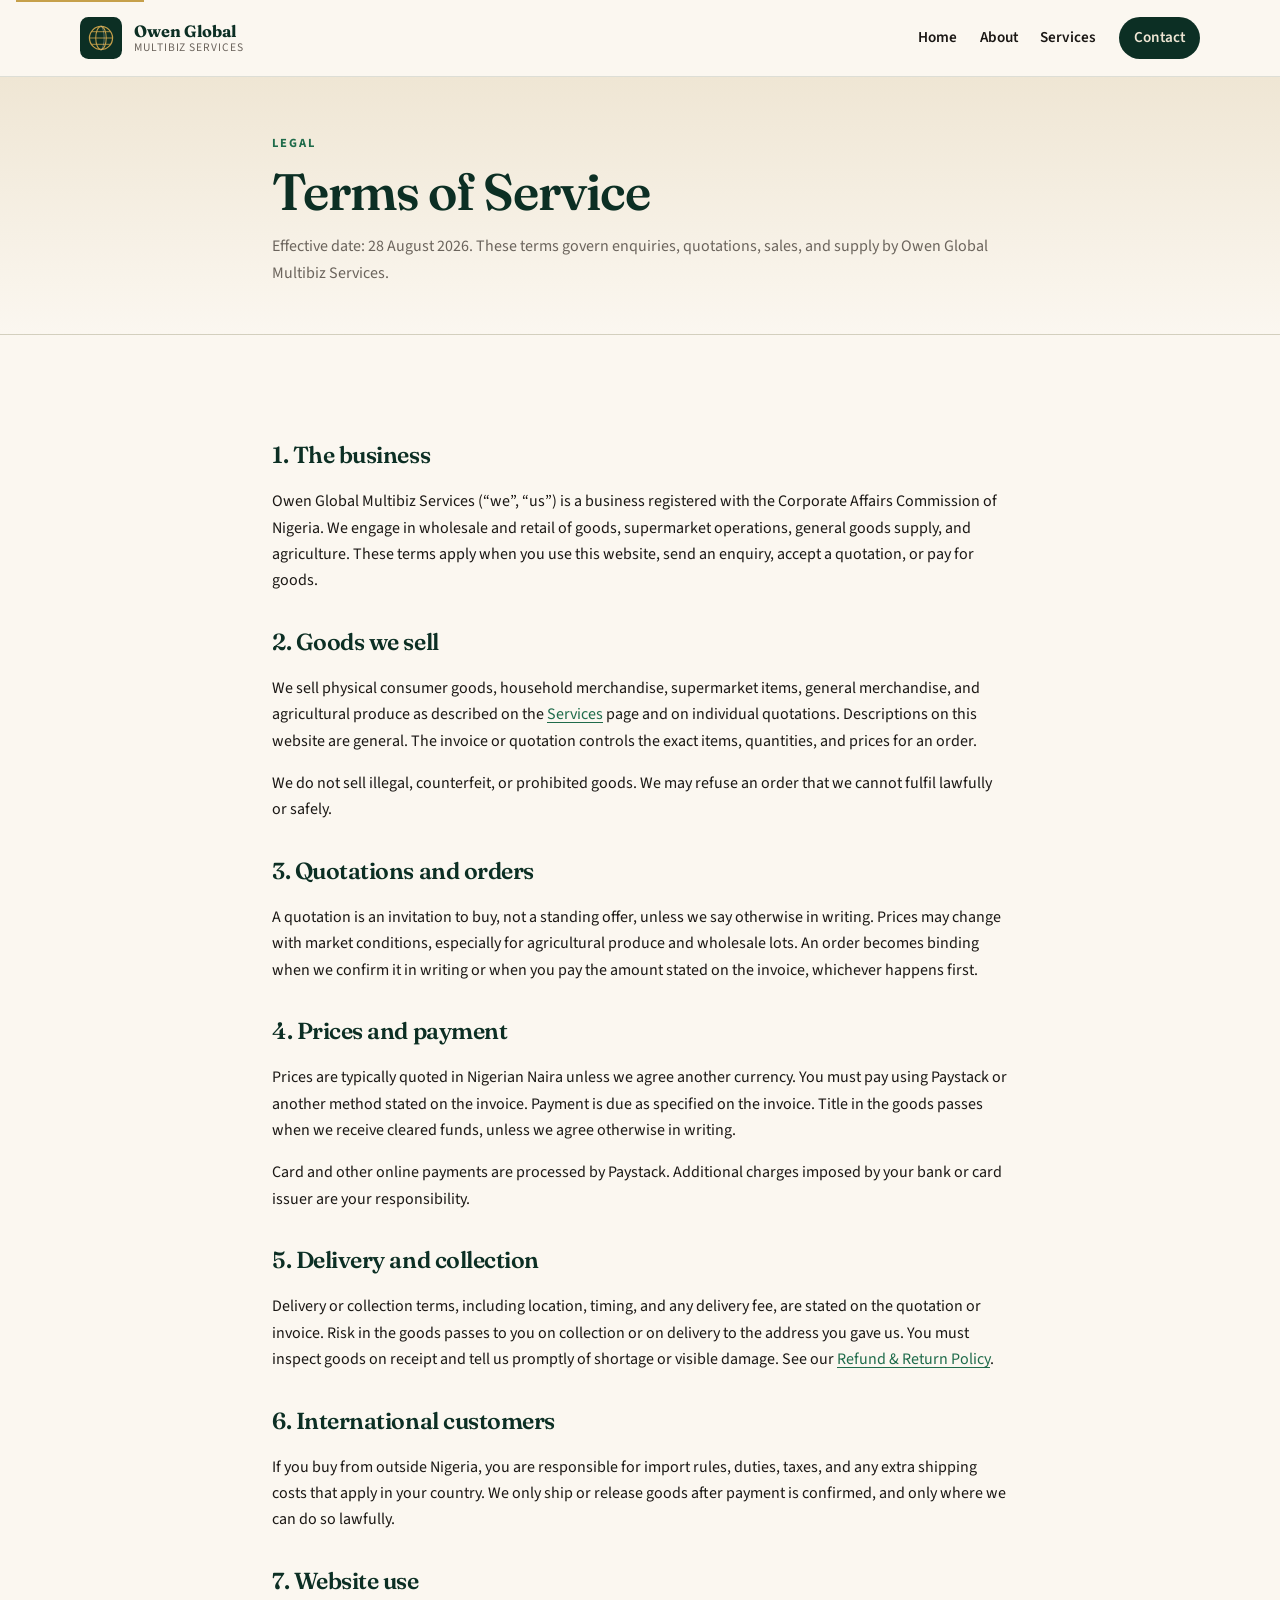
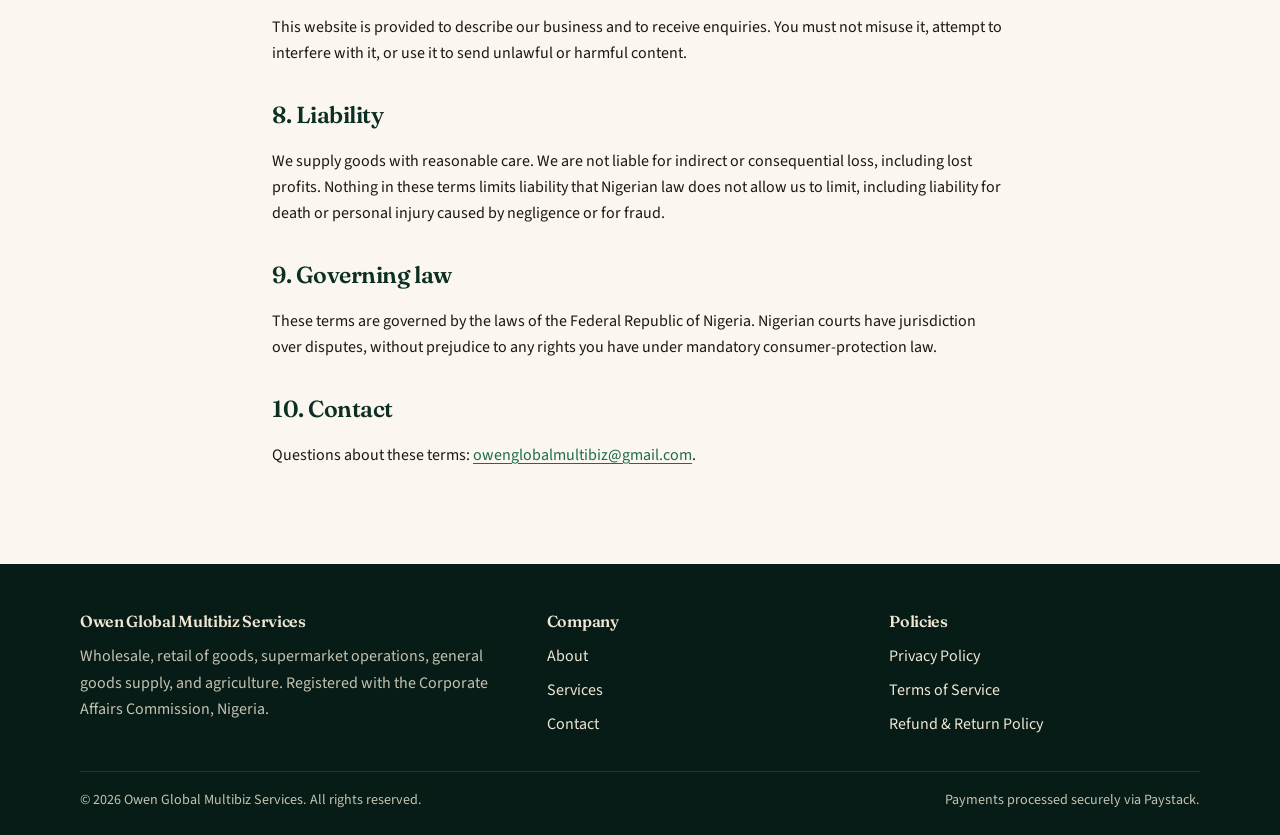
<file: terms.html>
<!DOCTYPE html>
<html lang="en">
<head>
  <meta charset="UTF-8">
  <meta name="viewport" content="width=device-width, initial-scale=1">
  <title>Terms of Service | Owen Global Multibiz Services</title>
  <meta name="description" content="Terms of Service for buying goods and supply from Owen Global Multibiz Services.">
  <link rel="icon" href="assets/favicon.svg" type="image/svg+xml">
  <link rel="preconnect" href="https://fonts.googleapis.com">
  <link rel="preconnect" href="https://fonts.gstatic.com" crossorigin>
  <link href="https://fonts.googleapis.com/css2?family=Fraunces:opsz,wght@9..144,500;9..144,600;9..144,700&family=Source+Sans+3:wght@400;600;700&display=swap" rel="stylesheet">
  <link rel="stylesheet" href="css/styles.css">
</head>
<body>
  <a class="skip-link" href="#content">Skip to content</a>
  <header class="site-header">
    <div class="wrap header-inner">
      <a class="brand" href="index.html">
        <img src="assets/logo.svg" alt="">
        <span class="brand-text">
          <strong>Owen Global</strong>
          <span>Multibiz Services</span>
        </span>
      </a>
      <button class="menu-toggle" type="button" aria-expanded="false" aria-controls="site-nav" aria-label="Open menu"><span></span></button>
      <nav class="nav" id="site-nav">
        <a href="index.html">Home</a>
        <a href="about.html">About</a>
        <a href="services.html">Services</a>
        <a href="contact.html" class="nav-cta">Contact</a>
      </nav>
    </div>
  </header>

  <main id="content">
    <div class="page-hero">
      <div class="wrap prose">
        <p class="section-kicker">Legal</p>
        <h1>Terms of Service</h1>
        <p class="muted">Effective date: 28 August 2026. These terms govern enquiries, quotations, sales, and supply by Owen Global Multibiz Services.</p>
      </div>
    </div>

    <section class="legal">
      <div class="wrap prose">
        <h2>1. The business</h2>
        <p>Owen Global Multibiz Services (“we”, “us”) is a business registered with the Corporate Affairs Commission of Nigeria. We engage in wholesale and retail of goods, supermarket operations, general goods supply, and agriculture. These terms apply when you use this website, send an enquiry, accept a quotation, or pay for goods.</p>

        <h2>2. Goods we sell</h2>
        <p>We sell physical consumer goods, household merchandise, supermarket items, general merchandise, and agricultural produce as described on the <a href="services.html">Services</a> page and on individual quotations. Descriptions on this website are general. The invoice or quotation controls the exact items, quantities, and prices for an order.</p>
        <p>We do not sell illegal, counterfeit, or prohibited goods. We may refuse an order that we cannot fulfil lawfully or safely.</p>

        <h2>3. Quotations and orders</h2>
        <p>A quotation is an invitation to buy, not a standing offer, unless we say otherwise in writing. Prices may change with market conditions, especially for agricultural produce and wholesale lots. An order becomes binding when we confirm it in writing or when you pay the amount stated on the invoice, whichever happens first.</p>

        <h2>4. Prices and payment</h2>
        <p>Prices are typically quoted in Nigerian Naira unless we agree another currency. You must pay using Paystack or another method stated on the invoice. Payment is due as specified on the invoice. Title in the goods passes when we receive cleared funds, unless we agree otherwise in writing.</p>
        <p>Card and other online payments are processed by Paystack. Additional charges imposed by your bank or card issuer are your responsibility.</p>

        <h2>5. Delivery and collection</h2>
        <p>Delivery or collection terms, including location, timing, and any delivery fee, are stated on the quotation or invoice. Risk in the goods passes to you on collection or on delivery to the address you gave us. You must inspect goods on receipt and tell us promptly of shortage or visible damage. See our <a href="refunds.html">Refund &amp; Return Policy</a>.</p>

        <h2>6. International customers</h2>
        <p>If you buy from outside Nigeria, you are responsible for import rules, duties, taxes, and any extra shipping costs that apply in your country. We only ship or release goods after payment is confirmed, and only where we can do so lawfully.</p>

        <h2>7. Website use</h2>
        <p>This website is provided to describe our business and to receive enquiries. You must not misuse it, attempt to interfere with it, or use it to send unlawful or harmful content.</p>

        <h2>8. Liability</h2>
        <p>We supply goods with reasonable care. We are not liable for indirect or consequential loss, including lost profits. Nothing in these terms limits liability that Nigerian law does not allow us to limit, including liability for death or personal injury caused by negligence or for fraud.</p>

        <h2>9. Governing law</h2>
        <p>These terms are governed by the laws of the Federal Republic of Nigeria. Nigerian courts have jurisdiction over disputes, without prejudice to any rights you have under mandatory consumer-protection law.</p>

        <h2>10. Contact</h2>
        <p>Questions about these terms: <a href="mailto:owenglobalmultibiz@gmail.com">owenglobalmultibiz@gmail.com</a>.</p>
      </div>
    </section>
  </main>

  <footer class="site-footer">
    <div class="wrap">
      <div class="footer-grid">
        <div>
          <h3>Owen Global Multibiz Services</h3>
          <p>Wholesale, retail of goods, supermarket operations, general goods supply, and agriculture. Registered with the Corporate Affairs Commission, Nigeria.</p>
        </div>
        <div>
          <h3>Company</h3>
          <ul>
            <li><a href="about.html">About</a></li>
            <li><a href="services.html">Services</a></li>
            <li><a href="contact.html">Contact</a></li>
          </ul>
        </div>
        <div>
          <h3>Policies</h3>
          <ul>
            <li><a href="privacy.html">Privacy Policy</a></li>
            <li><a href="terms.html">Terms of Service</a></li>
            <li><a href="refunds.html">Refund &amp; Return Policy</a></li>
          </ul>
        </div>
      </div>
      <div class="copyright">
        <span>&copy; <span id="year">2026</span> Owen Global Multibiz Services. All rights reserved.</span>
        <span>Payments processed securely via Paystack.</span>
      </div>
    </div>
  </footer>
  <script src="js/main.js"></script>
</body>
</html>
</file>
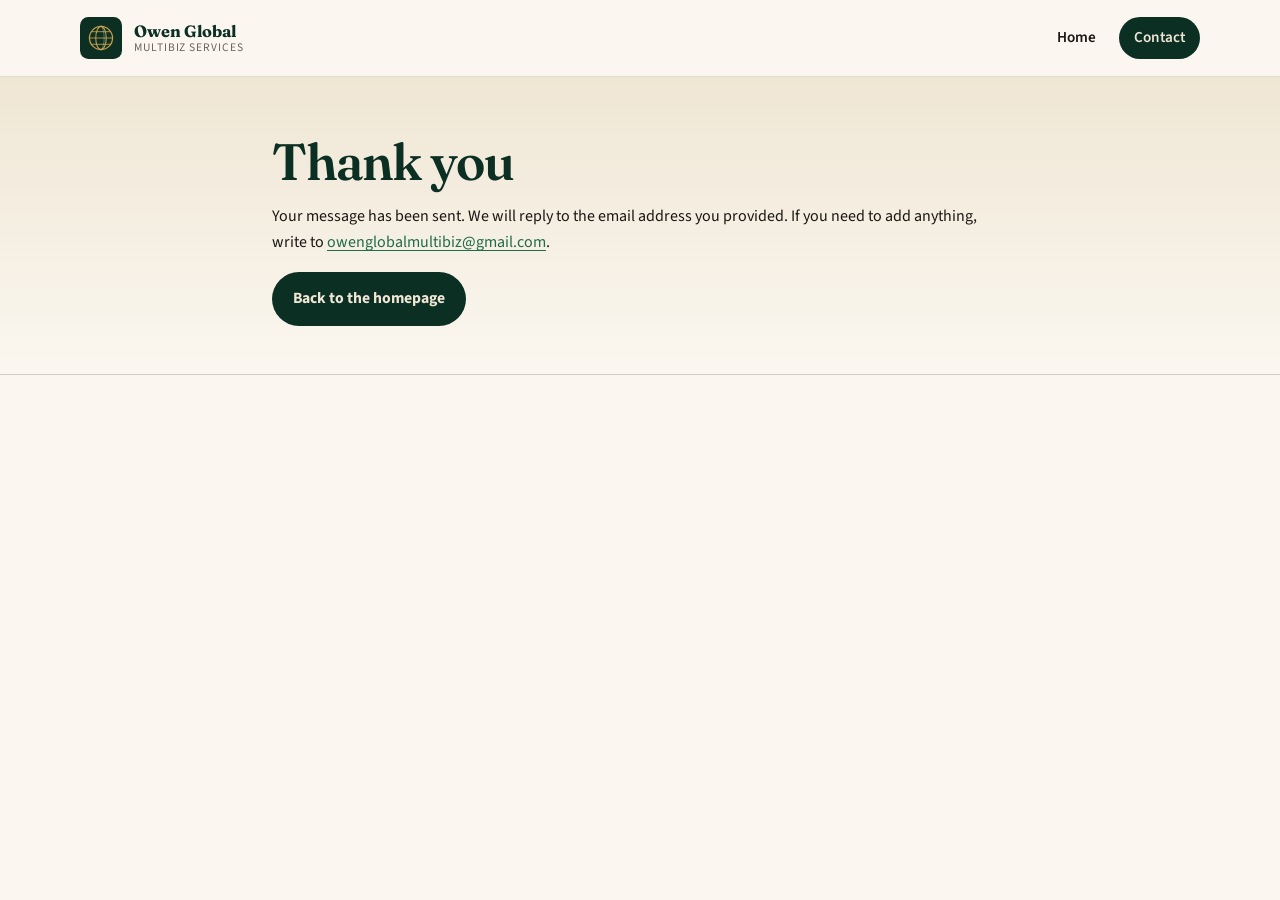
<file: thank-you.html>
<!DOCTYPE html>
<html lang="en">
<head>
  <meta charset="UTF-8">
  <meta name="viewport" content="width=device-width, initial-scale=1">
  <title>Message sent | Owen Global Multibiz Services</title>
  <meta name="description" content="Your enquiry has been sent to Owen Global Multibiz Services.">
  <link rel="icon" href="assets/favicon.svg" type="image/svg+xml">
  <link rel="preconnect" href="https://fonts.googleapis.com">
  <link rel="preconnect" href="https://fonts.gstatic.com" crossorigin>
  <link href="https://fonts.googleapis.com/css2?family=Fraunces:opsz,wght@9..144,500;9..144,600;9..144,700&family=Source+Sans+3:wght@400;600;700&display=swap" rel="stylesheet">
  <link rel="stylesheet" href="css/styles.css">
</head>
<body>
  <header class="site-header">
    <div class="wrap header-inner">
      <a class="brand" href="index.html">
        <img src="assets/logo.svg" alt="">
        <span class="brand-text">
          <strong>Owen Global</strong>
          <span>Multibiz Services</span>
        </span>
      </a>
      <nav class="nav">
        <a href="index.html">Home</a>
        <a href="contact.html" class="nav-cta">Contact</a>
      </nav>
    </div>
  </header>
  <main id="content">
    <div class="page-hero">
      <div class="wrap prose">
        <h1>Thank you</h1>
        <p>Your message has been sent. We will reply to the email address you provided. If you need to add anything, write to <a href="mailto:owenglobalmultibiz@gmail.com">owenglobalmultibiz@gmail.com</a>.</p>
        <p><a class="btn btn-dark" href="index.html">Back to the homepage</a></p>
      </div>
    </div>
  </main>
  <script src="js/main.js"></script>
</body>
</html>
</file>
<file: css/styles.css>
/* Owen Global Multibiz Services — site styles */

:root {
  --forest: #0c2f24;
  --forest-deep: #071c16;
  --leaf: #1f6b4a;
  --leaf-soft: #2d8a62;
  --gold: #c6a04a;
  --gold-soft: #e4c57a;
  --sand: #efe6d4;
  --paper: #fbf7f0;
  --ink: #1a1714;
  --stone: #6b645c;
  --line: rgba(12, 47, 36, 0.12);
  --white: #ffffff;
  --shadow: 0 18px 50px rgba(7, 28, 22, 0.12);
  --radius: 18px;
  --max: 1120px;
  --header: 76px;
}

*,
*::before,
*::after {
  box-sizing: border-box;
}

html {
  scroll-behavior: smooth;
}

body {
  margin: 0;
  font-family: "Source Sans 3", "Segoe UI", sans-serif;
  color: var(--ink);
  background: var(--paper);
  line-height: 1.65;
  min-height: 100vh;
}

img {
  max-width: 100%;
  display: block;
}

a {
  color: var(--leaf);
  text-decoration-thickness: 1px;
  text-underline-offset: 3px;
}

a:hover {
  color: var(--forest);
}

h1,
h2,
h3,
h4 {
  font-family: "Fraunces", Georgia, serif;
  font-weight: 600;
  line-height: 1.15;
  color: var(--forest);
  letter-spacing: -0.02em;
}

p {
  margin: 0 0 1rem;
}

.skip-link {
  position: absolute;
  left: 1rem;
  top: -40px;
  background: var(--gold);
  color: var(--forest);
  padding: 0.5rem 0.8rem;
  z-index: 100;
}

.skip-link:focus {
  top: 1rem;
}

.wrap {
  width: min(calc(100% - 2.4rem), var(--max));
  margin-inline: auto;
}

.site-header {
  position: sticky;
  top: 0;
  z-index: 50;
  background: rgba(251, 247, 240, 0.92);
  backdrop-filter: blur(14px);
  border-bottom: 1px solid var(--line);
}

.header-inner {
  min-height: var(--header);
  display: flex;
  align-items: center;
  justify-content: space-between;
  gap: 1rem;
}

.brand {
  display: flex;
  align-items: center;
  gap: 0.75rem;
  color: inherit;
  text-decoration: none;
}

.brand img {
  width: 42px;
  height: 42px;
}

.brand-text {
  display: flex;
  flex-direction: column;
  line-height: 1.15;
}

.brand-text strong {
  font-family: "Fraunces", Georgia, serif;
  font-size: 1.02rem;
  color: var(--forest);
}

.brand-text span {
  font-size: 0.72rem;
  letter-spacing: 0.08em;
  text-transform: uppercase;
  color: var(--stone);
}

.nav {
  display: flex;
  align-items: center;
  gap: 1.4rem;
}

.nav a {
  color: var(--ink);
  text-decoration: none;
  font-weight: 600;
  font-size: 0.95rem;
}

.nav a:hover,
.nav a[aria-current="page"] {
  color: var(--leaf);
}

.nav-cta {
  background: var(--forest);
  color: var(--sand) !important;
  padding: 0.55rem 0.95rem;
  border-radius: 999px;
}

.nav-cta:hover {
  background: var(--leaf);
}

.menu-toggle {
  display: none;
  border: 1px solid var(--line);
  background: var(--white);
  border-radius: 10px;
  width: 44px;
  height: 44px;
  cursor: pointer;
}

.menu-toggle span,
.menu-toggle span::before,
.menu-toggle span::after {
  display: block;
  width: 18px;
  height: 2px;
  background: var(--forest);
  position: relative;
  margin: 0 auto;
}

.menu-toggle span::before,
.menu-toggle span::after {
  content: "";
  position: absolute;
  left: 0;
}

.menu-toggle span::before {
  top: -6px;
}

.menu-toggle span::after {
  top: 6px;
}

.hero {
  position: relative;
  overflow: hidden;
  background:
    radial-gradient(circle at 85% 10%, rgba(198, 160, 74, 0.22), transparent 32%),
    linear-gradient(160deg, var(--forest-deep) 0%, var(--forest) 48%, #134433 100%);
  color: var(--sand);
  padding: 5.5rem 0 5rem;
}

.hero::after {
  content: "";
  position: absolute;
  inset: auto -8% -28% auto;
  width: min(52vw, 520px);
  height: min(52vw, 520px);
  border: 1px solid rgba(198, 160, 74, 0.28);
  border-radius: 50%;
  pointer-events: none;
}

.hero-grid {
  position: relative;
  z-index: 1;
  display: grid;
  grid-template-columns: 1.3fr 0.9fr;
  gap: 3rem;
  align-items: center;
}

.eyebrow {
  display: inline-flex;
  align-items: center;
  gap: 0.5rem;
  color: var(--gold-soft);
  font-size: 0.78rem;
  letter-spacing: 0.16em;
  text-transform: uppercase;
  font-weight: 700;
  margin-bottom: 1rem;
}

.eyebrow::before {
  content: "";
  width: 28px;
  height: 1px;
  background: var(--gold);
}

.hero h1 {
  color: var(--white);
  font-size: clamp(2.4rem, 5.4vw, 4.3rem);
  margin: 0 0 1rem;
}

.hero p.lead {
  font-size: 1.18rem;
  color: rgba(239, 230, 212, 0.88);
  max-width: 38rem;
}

.hero-actions {
  display: flex;
  flex-wrap: wrap;
  gap: 0.8rem;
  margin-top: 1.8rem;
}

.btn {
  display: inline-flex;
  align-items: center;
  justify-content: center;
  gap: 0.4rem;
  border-radius: 999px;
  padding: 0.82rem 1.25rem;
  font-weight: 700;
  text-decoration: none;
  border: 1px solid transparent;
  cursor: pointer;
  font-family: inherit;
  font-size: 0.98rem;
}

.btn-gold {
  background: var(--gold);
  color: var(--forest-deep);
}

.btn-gold:hover {
  background: var(--gold-soft);
  color: var(--forest-deep);
}

.btn-ghost {
  background: transparent;
  color: var(--sand);
  border-color: rgba(239, 230, 212, 0.35);
}

.btn-ghost:hover {
  color: var(--white);
  border-color: var(--gold);
}

.btn-dark {
  background: var(--forest);
  color: var(--sand);
}

.btn-dark:hover {
  background: var(--leaf);
  color: var(--white);
}

.hero-card {
  background: rgba(255, 255, 255, 0.06);
  border: 1px solid rgba(239, 230, 212, 0.16);
  border-radius: var(--radius);
  padding: 1.5rem;
  backdrop-filter: blur(8px);
}

.hero-card h2 {
  color: var(--sand);
  font-size: 1.15rem;
  margin: 0 0 1rem;
}

.hero-card ul {
  margin: 0;
  padding: 0;
  list-style: none;
}

.hero-card li {
  display: flex;
  justify-content: space-between;
  gap: 1rem;
  padding: 0.7rem 0;
  border-bottom: 1px solid rgba(239, 230, 212, 0.12);
  font-size: 0.95rem;
}

.hero-card li:last-child {
  border-bottom: 0;
}

.hero-card span {
  color: var(--gold-soft);
  font-weight: 700;
}

.trust {
  background: var(--sand);
  border-bottom: 1px solid var(--line);
}

.trust-row {
  display: grid;
  grid-template-columns: repeat(4, 1fr);
  gap: 1rem;
  padding: 1.2rem 0;
}

.trust-item {
  text-align: center;
  font-size: 0.82rem;
  letter-spacing: 0.08em;
  text-transform: uppercase;
  font-weight: 700;
  color: var(--forest);
}

section {
  padding: 4.5rem 0;
}

.section-kicker {
  color: var(--leaf);
  font-size: 0.78rem;
  letter-spacing: 0.16em;
  text-transform: uppercase;
  font-weight: 700;
  margin-bottom: 0.6rem;
}

.section-head {
  max-width: 40rem;
  margin-bottom: 2.4rem;
}

.section-head h2 {
  font-size: clamp(1.8rem, 3vw, 2.5rem);
  margin: 0 0 0.7rem;
}

.muted {
  color: var(--stone);
}

.cards {
  display: grid;
  grid-template-columns: repeat(3, 1fr);
  gap: 1.2rem;
}

.card {
  background: var(--white);
  border: 1px solid var(--line);
  border-radius: var(--radius);
  padding: 1.4rem;
  box-shadow: 0 1px 0 rgba(255, 255, 255, 0.8);
}

.card h3 {
  margin: 0.8rem 0 0.5rem;
  font-size: 1.25rem;
}

.icon {
  width: 44px;
  height: 44px;
  border-radius: 12px;
  background: var(--sand);
  color: var(--forest);
  display: grid;
  place-items: center;
}

.split {
  display: grid;
  grid-template-columns: 1fr 1fr;
  gap: 3rem;
  align-items: center;
}

.panel {
  background: var(--forest);
  color: var(--sand);
  border-radius: 28px;
  padding: 2rem;
  min-height: 280px;
}

.panel h3 {
  color: var(--white);
}

.panel ol {
  margin: 0;
  padding-left: 1.1rem;
}

.panel li + li {
  margin-top: 0.8rem;
}

.steps {
  display: grid;
  grid-template-columns: repeat(3, 1fr);
  gap: 1.2rem;
}

.step {
  padding: 1.4rem 0;
  border-top: 2px solid var(--gold);
}

.step strong {
  display: block;
  font-family: "Fraunces", Georgia, serif;
  font-size: 1.3rem;
  color: var(--forest);
  margin-bottom: 0.4rem;
}

.cta-band {
  background:
    linear-gradient(135deg, var(--forest) 0%, #163c30 100%);
  color: var(--sand);
}

.cta-band h2 {
  color: var(--white);
}

.cta-inner {
  display: flex;
  justify-content: space-between;
  gap: 2rem;
  align-items: center;
}

.page-hero {
  padding: 3.5rem 0 2rem;
  background:
    linear-gradient(180deg, var(--sand) 0%, var(--paper) 100%);
  border-bottom: 1px solid var(--line);
}

.page-hero h1 {
  font-size: clamp(2rem, 4vw, 3.2rem);
  margin: 0 0 0.7rem;
}

.prose {
  max-width: 46rem;
}

.prose h2 {
  margin-top: 2.2rem;
  font-size: 1.45rem;
}

.prose ul,
.prose ol {
  padding-left: 1.2rem;
}

.legal {
  padding-bottom: 5rem;
}

.contact-grid {
  display: grid;
  grid-template-columns: 0.9fr 1.1fr;
  gap: 2rem;
}

.contact-card,
form {
  background: var(--white);
  border: 1px solid var(--line);
  border-radius: var(--radius);
  padding: 1.5rem;
}

.contact-card h2,
form h2 {
  margin-top: 0;
  font-size: 1.35rem;
}

.contact-card p {
  margin-bottom: 0.4rem;
}

label {
  display: block;
  font-weight: 700;
  font-size: 0.9rem;
  margin: 0.9rem 0 0.35rem;
}

input,
select,
textarea {
  width: 100%;
  border: 1px solid var(--line);
  background: var(--paper);
  border-radius: 12px;
  padding: 0.75rem 0.85rem;
  font: inherit;
  color: var(--ink);
}

textarea {
  min-height: 140px;
  resize: vertical;
}

input:focus,
select:focus,
textarea:focus {
  outline: 2px solid var(--gold);
  border-color: transparent;
}

.form-note {
  font-size: 0.88rem;
  color: var(--stone);
  margin-top: 0.8rem;
}

.site-footer {
  background: var(--forest-deep);
  color: rgba(239, 230, 212, 0.82);
  padding: 3rem 0 1.4rem;
}

.footer-grid {
  display: grid;
  grid-template-columns: 1.4fr 1fr 1fr;
  gap: 2rem;
  padding-bottom: 2rem;
  border-bottom: 1px solid rgba(239, 230, 212, 0.12);
}

.site-footer h3 {
  color: var(--sand);
  font-size: 1rem;
  margin: 0 0 0.8rem;
}

.site-footer a {
  color: var(--sand);
  text-decoration: none;
}

.site-footer a:hover {
  color: var(--gold-soft);
}

.site-footer ul {
  list-style: none;
  margin: 0;
  padding: 0;
}

.site-footer li + li {
  margin-top: 0.45rem;
}

.copyright {
  padding-top: 1.1rem;
  font-size: 0.88rem;
  display: flex;
  justify-content: space-between;
  gap: 1rem;
  flex-wrap: wrap;
}

.badge {
  display: inline-block;
  background: rgba(198, 160, 74, 0.16);
  color: var(--gold-soft);
  border: 1px solid rgba(198, 160, 74, 0.35);
  border-radius: 999px;
  padding: 0.2rem 0.6rem;
  font-size: 0.75rem;
  font-weight: 700;
  letter-spacing: 0.04em;
}

table {
  width: 100%;
  border-collapse: collapse;
  background: var(--white);
  border-radius: 12px;
  overflow: hidden;
}

th,
td {
  text-align: left;
  padding: 0.8rem 0.9rem;
  border-bottom: 1px solid var(--line);
  vertical-align: top;
}

th {
  background: var(--sand);
  color: var(--forest);
}

.product-list {
  display: grid;
  grid-template-columns: repeat(2, 1fr);
  gap: 1rem;
}

@media (max-width: 880px) {
  .hero-grid,
  .split,
  .cards,
  .steps,
  .trust-row,
  .contact-grid,
  .footer-grid,
  .cta-inner,
  .product-list {
    grid-template-columns: 1fr;
  }

  .cta-inner {
    display: grid;
  }

  .menu-toggle {
    display: grid;
    place-items: center;
  }

  .nav {
    display: none;
    position: absolute;
    left: 0;
    right: 0;
    top: var(--header);
    background: var(--paper);
    border-bottom: 1px solid var(--line);
    flex-direction: column;
    align-items: stretch;
    padding: 0.8rem 1.2rem 1.2rem;
    gap: 0.4rem;
  }

  .nav.open {
    display: flex;
  }

  .nav a {
    padding: 0.7rem 0.2rem;
  }

  .nav-cta {
    text-align: center;
  }

  .hero {
    padding: 3.5rem 0 3rem;
  }
}
</file>
